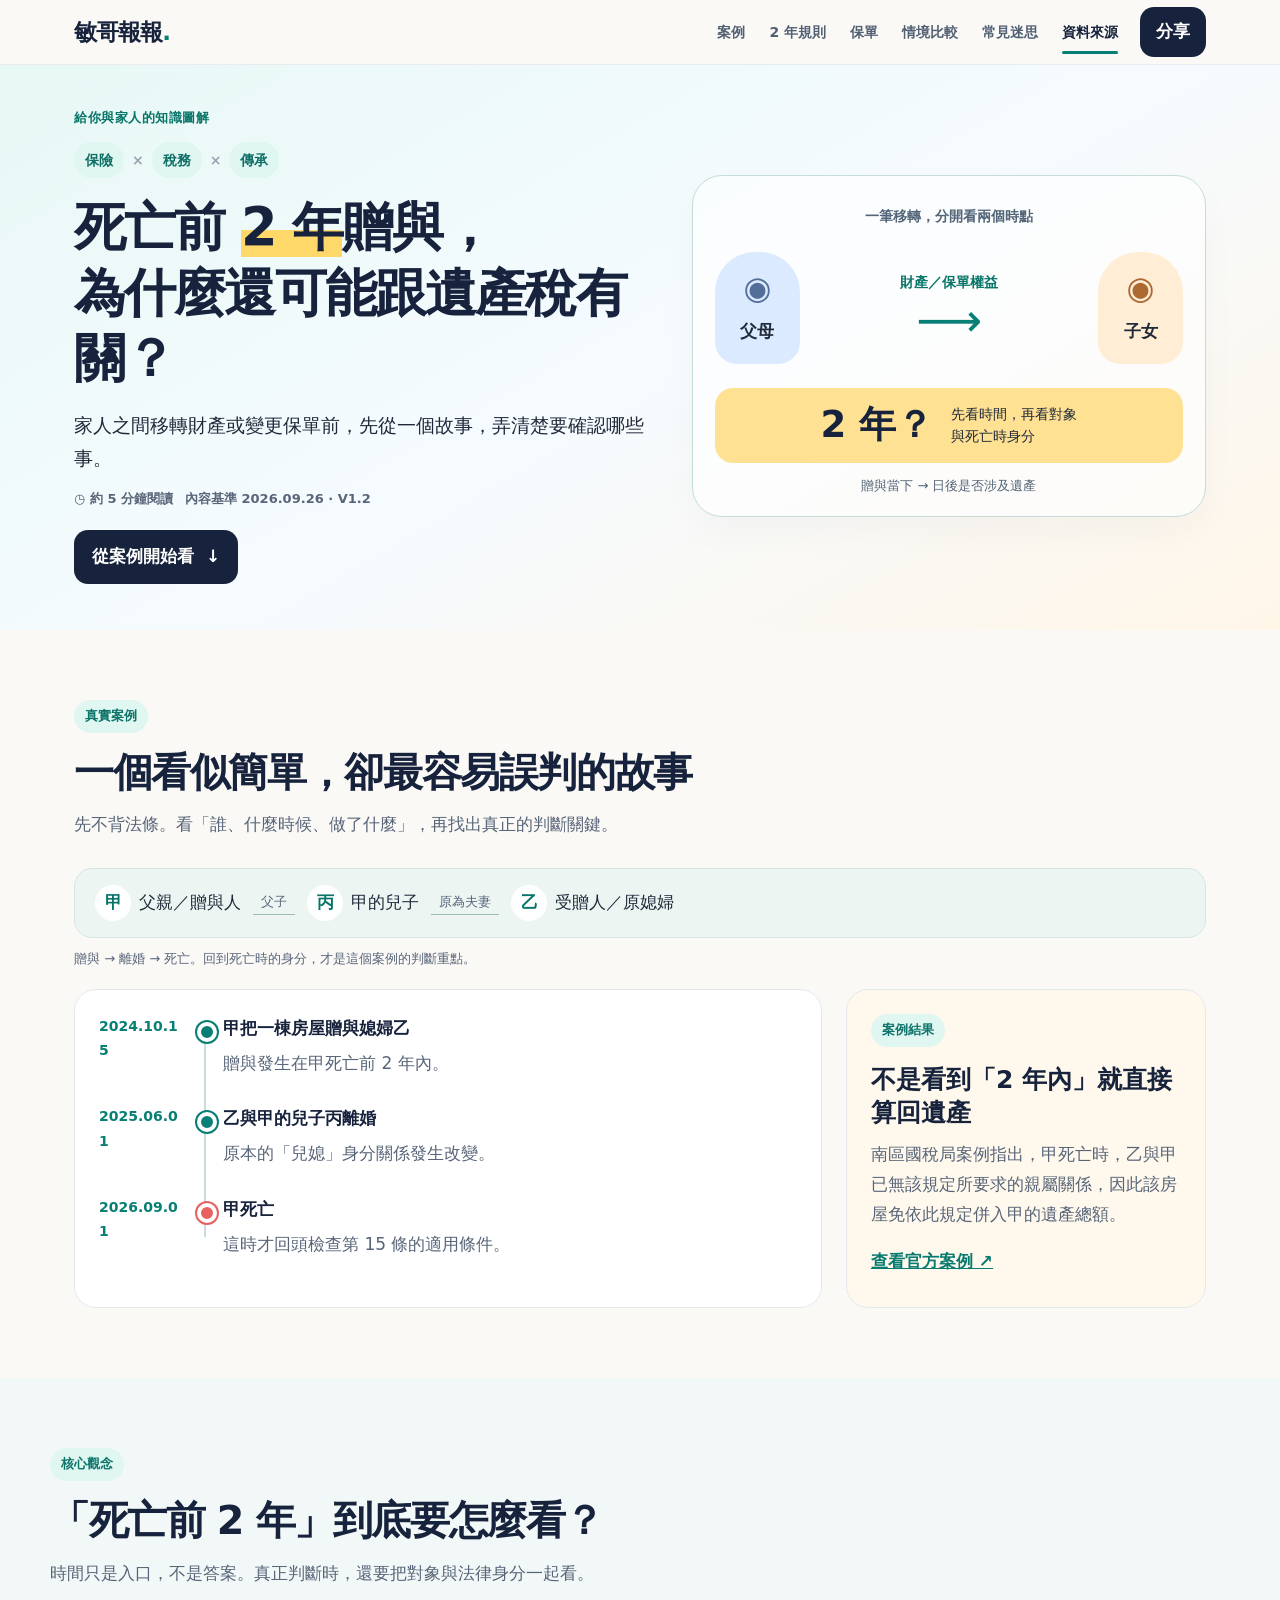
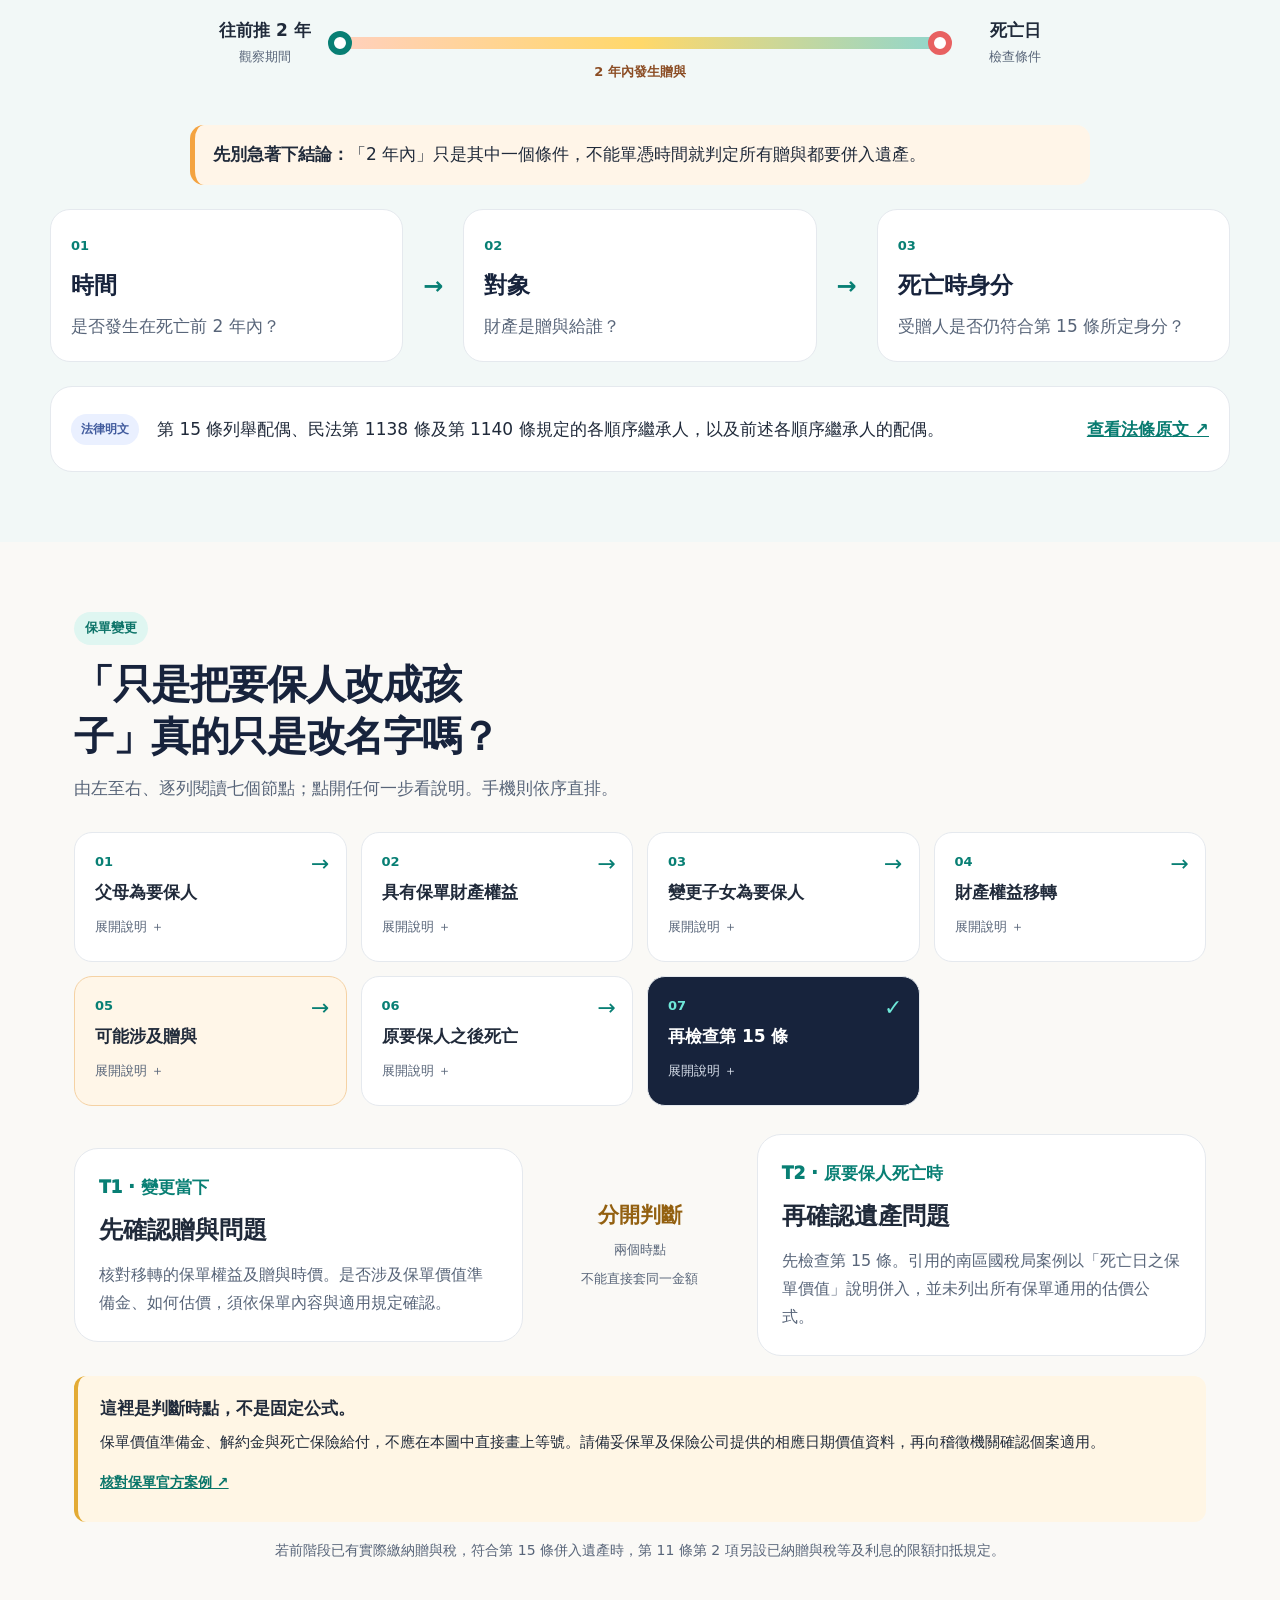
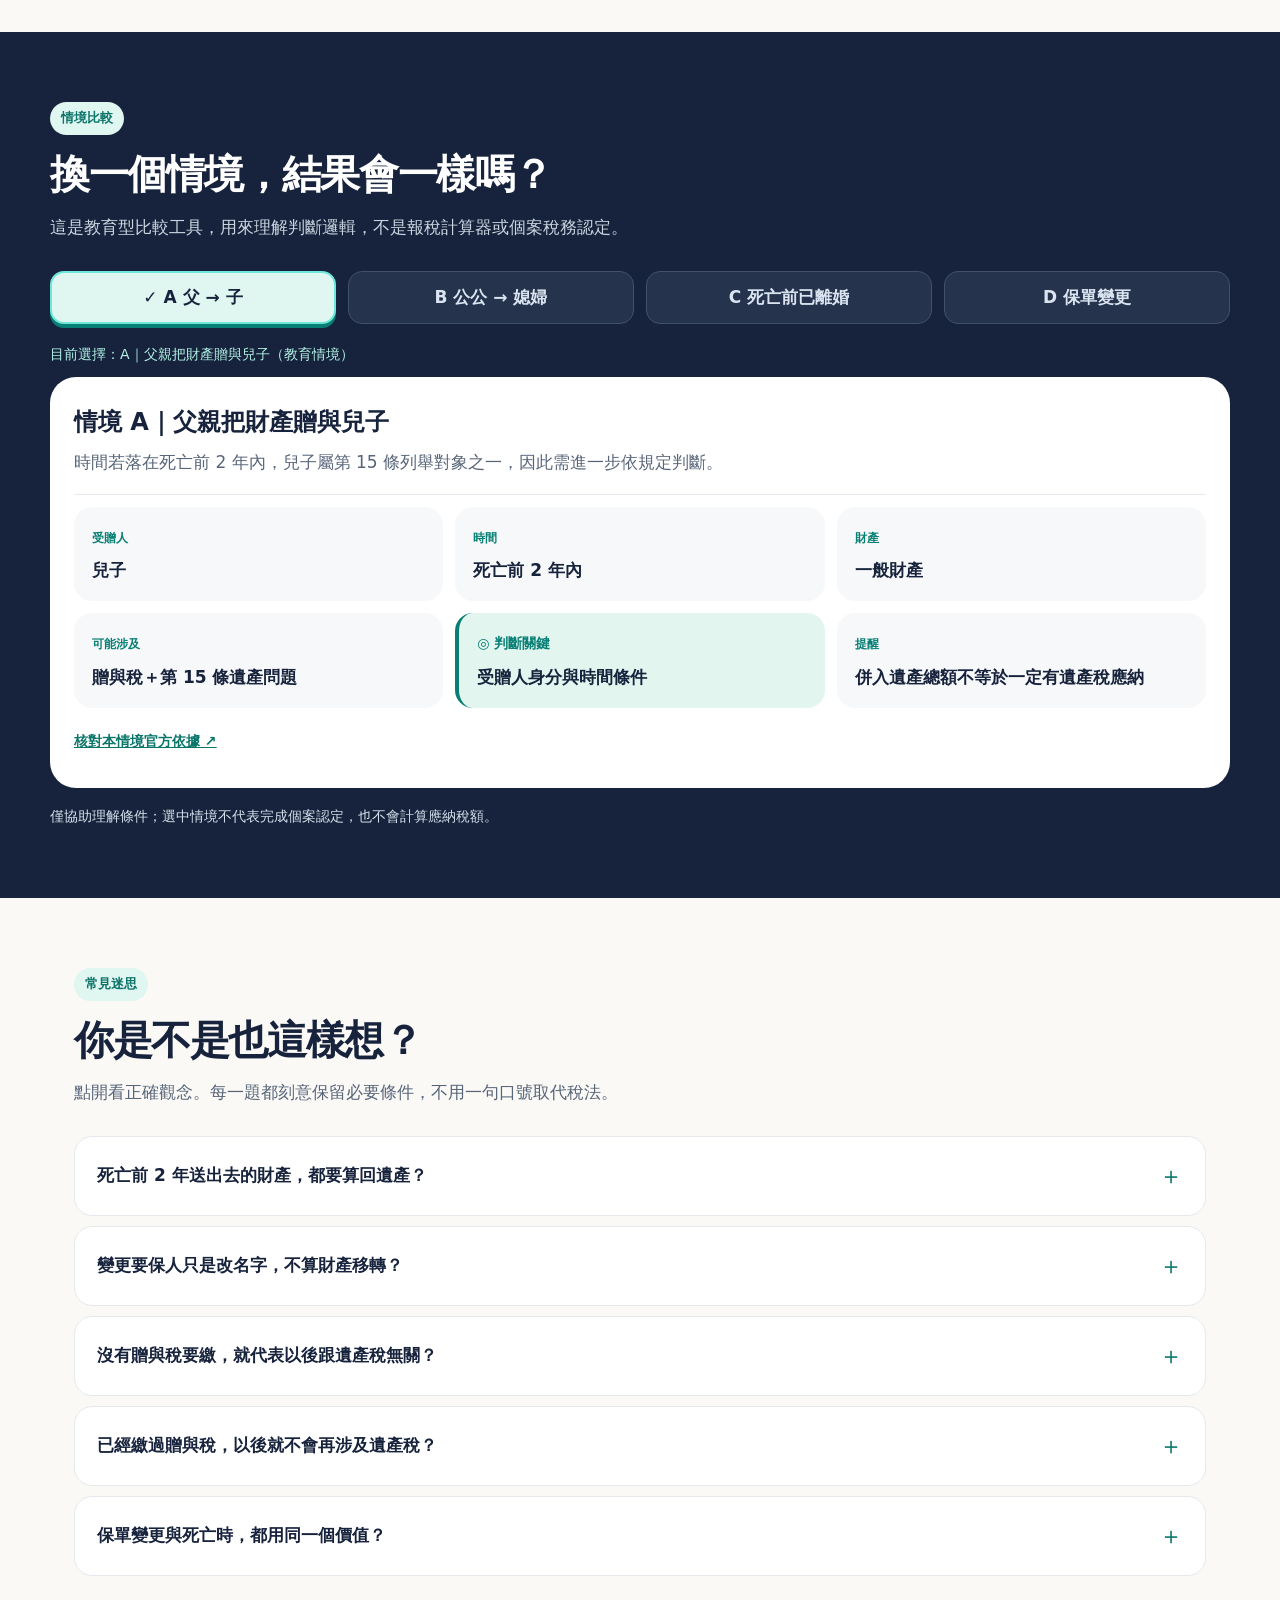
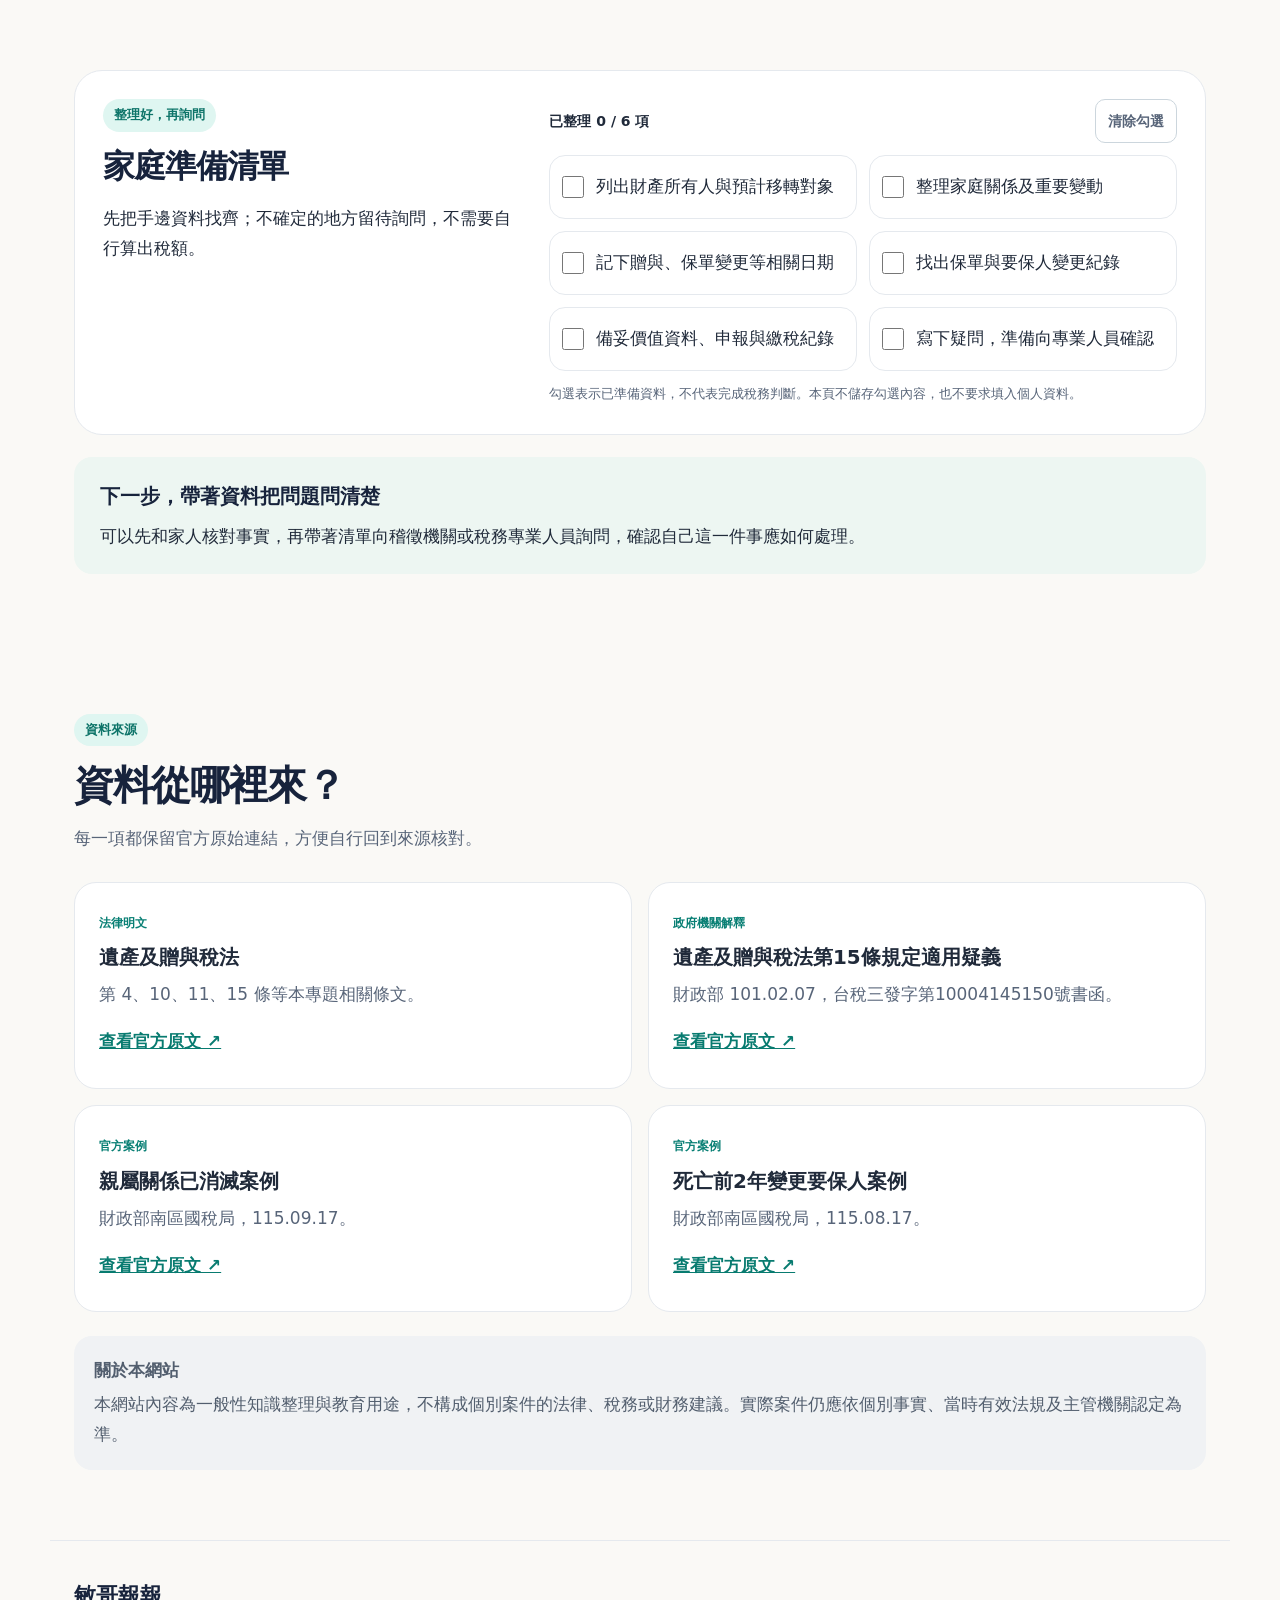
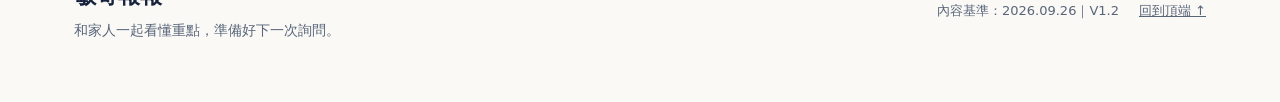
<file: index.html>
<!doctype html>
<html lang="zh-Hant">
<head>
  <meta charset="utf-8">
  <meta name="viewport" content="width=device-width, initial-scale=1, viewport-fit=cover">
  <title>敏哥報報｜家庭閱讀版：死亡前 2 年贈與與保單變更</title>
  <meta name="description" content="從案例認識贈與與保單變更，整理家人關係、日期與保單資料，準備進一步詢問。">
  <meta name="theme-color" content="#17233c">
  <meta property="og:type" content="website">
  <meta property="og:locale" content="zh_TW">
  <meta property="og:title" content="敏哥報報｜家庭閱讀版：死亡前 2 年贈與與保單變更">
  <meta property="og:description" content="從案例認識贈與與保單變更，整理家人關係、日期與保單資料，準備進一步詢問。">
  <meta property="og:image" content="og-image-placeholder.png">
  <meta name="twitter:card" content="summary_large_image">
  <link rel="stylesheet" href="styles.css">
  <link rel="stylesheet" href="refinements.css">
  <link rel="stylesheet" href="audiences.css">
  <script src="script.js" defer></script>
</head>
<body data-audience="family">
  <div class="progress" aria-hidden="true"><span id="progressBar"></span></div>
  <a class="skip-link" href="#main">跳到主要內容</a>
  <header class="site-header" id="top">
    <div class="nav-wrap">
      <a class="brand" href="#top" aria-label="敏哥報報首頁">敏哥報報<span class="brand-dot">.</span></a>
      <nav class="desktop-nav" aria-label="主要導覽">
        <a href="#story">案例</a><a href="#rule">2 年規則</a><a href="#policy">保單</a><a href="#scenarios">情境比較</a><a href="#myths">常見迷思</a><a href="#sources">資料來源</a>
      </nav>
      <button class="share-btn" id="shareBtn" type="button" aria-label="分享本頁">分享</button>
      <button class="menu-btn" id="menuBtn" type="button" aria-expanded="false" aria-controls="mobileMenu" aria-label="開啟選單"><span></span><span></span><span></span></button>
    </div>
    <nav class="mobile-menu" id="mobileMenu" aria-label="手機導覽" hidden>
      <a href="#story">案例</a><a href="#rule">2 年規則</a><a href="#policy">保單</a><a href="#scenarios">情境比較</a><a href="#myths">常見迷思</a><a href="#actions">家庭準備清單</a><a href="#sources">資料來源</a>
    </nav>
  </header>

  <main id="main" tabindex="-1">
    <section class="hero" aria-labelledby="hero-title">
      <div class="hero-inner">
        <div class="hero-copy">
          <p class="audience-label">給你與家人的知識圖解</p>
          <p class="eyebrow"><span>保險</span><i>×</i><span>稅務</span><i>×</i><span>傳承</span></p>
          <h1 id="hero-title">死亡前 <mark>2 年</mark>贈與，<br>為什麼還可能跟遺產稅有關？</h1>
          <p class="hero-lead">家人之間移轉財產或變更保單前，先從一個故事，弄清楚要確認哪些事。</p>
          <div class="meta-row"><span>◷ 約 5 分鐘閱讀</span><span>內容基準 2026.09.26 · V1.2</span></div>
          <a class="primary-cta" href="#story">從案例開始看 <span aria-hidden="true">↓</span></a>
        </div>
        <div class="hero-visual" role="img" aria-label="父母將財產或保單權益移轉給子女後，仍須確認時間、對象及死亡時身分。">
          <div class="visual-caption">一筆移轉，分開看兩個時點</div>
          <div class="people-card"><span class="person parent"><span aria-hidden="true">◉</span>父母</span><span class="asset-path"><span class="asset">財產／保單權益</span><span class="transfer-arrow" aria-hidden="true">⟶</span></span><span class="person child"><span aria-hidden="true">◉</span>子女</span></div>
          <div class="visual-question"><strong>2 年？</strong><span>先看時間，再看對象<br>與死亡時身分</span></div>
          <p class="visual-foot">贈與當下 → 日後是否涉及遺產</p>
        </div>
      </div>
    </section>

    <div class="mobile-section-nav" aria-label="章節快速導覽"><a href="#story">案例</a><a href="#rule">2年</a><a href="#policy">保單</a><a href="#scenarios">情境</a><a href="#myths">迷思</a></div>

    <section class="section story" id="story">
      <div class="section-head"><span class="section-tag">真實案例</span><h2>一個看似簡單，卻最容易誤判的故事</h2><p>先不背法條。看「誰、什麼時候、做了什麼」，再找出真正的判斷關鍵。</p></div>
      <div class="family-map" aria-label="案例人物關係"><span><b>甲</b> 父親／贈與人</span><span class="relation-label">父子</span><span><b>丙</b> 甲的兒子</span><span class="relation-label">原為夫妻</span><span><b>乙</b> 受贈人／原媳婦</span></div>
      <p class="story-context">贈與 → 離婚 → 死亡。回到死亡時的身分，才是這個案例的判斷重點。</p>
      <div class="story-grid">
        <article class="timeline-card">
          <div class="timeline">
            <div class="event"><time datetime="2024-10-15">2024.10.15</time><div><strong>甲把一棟房屋贈與媳婦乙</strong><p>贈與發生在甲死亡前 2 年內。</p></div></div>
            <div class="event"><time datetime="2025-06-01">2025.06.01</time><div><strong>乙與甲的兒子丙離婚</strong><p>原本的「兒媳」身分關係發生改變。</p></div></div>
            <div class="event is-final"><time datetime="2026-09-01">2026.09.01</time><div><strong>甲死亡</strong><p>這時才回頭檢查第 15 條的適用條件。</p></div></div>
          </div>
        </article>
        <aside class="result-card">
          <span class="mini-label">案例結果</span><h3>不是看到「2 年內」就直接算回遺產</h3><p>南區國稅局案例指出，甲死亡時，乙與甲已無該規定所要求的親屬關係，因此該房屋免依此規定併入甲的遺產總額。</p>
          <a class="text-link" href="https://www.ntbsa.gov.tw/singlehtml/5e0e49a811b74b50b5a6486d38374285?cntId=caaa44775e094082bdd10c5d07227abc" target="_blank" rel="noopener">查看官方案例 ↗</a>
        </aside>
      </div>

    </section>

    <section class="section rule-section" id="rule">
      <div class="section-head"><span class="section-tag">核心觀念</span><h2>「死亡前 2 年」到底要怎麼看？</h2><p>時間只是入口，不是答案。真正判斷時，還要把對象與法律身分一起看。</p></div>
      <div class="two-year-rule" aria-label="死亡日前兩年期間示意">
        <div class="rule-date"><strong>往前推 2 年</strong><span>觀察期間</span></div>
        <div class="rule-line"><span class="start-dot"></span><span class="range">2 年內發生贈與</span><span class="death-dot"></span></div>
        <div class="rule-date right"><strong>死亡日</strong><span>檢查條件</span></div>
      </div>
      <div class="warning"><strong>先別急著下結論：</strong>「2 年內」只是其中一個條件，不能單憑時間就判定所有贈與都要併入遺產。</div>
      <div class="gates">
        <article><span>01</span><h3>時間</h3><p>是否發生在死亡前 2 年內？</p></article>
        <b aria-hidden="true">→</b>
        <article><span>02</span><h3>對象</h3><p>財產是贈與給誰？</p></article>
        <b aria-hidden="true">→</b>
        <article><span>03</span><h3>死亡時身分</h3><p>受贈人是否仍符合第 15 條所定身分？</p></article>
      </div>
      <div class="law-note"><span>法律明文</span><p>第 15 條列舉配偶、民法第 1138 條及第 1140 條規定的各順序繼承人，以及前述各順序繼承人的配偶。</p><a href="https://law-out.mof.gov.tw/LawContent.aspx?id=FL006067" target="_blank" rel="noopener">查看法條原文 ↗</a></div>
    </section>

    <section class="section policy-section" id="policy">
      <div class="section-head"><span class="section-tag">保單變更</span><h2>「只是把要保人改成孩子」真的只是改名字嗎？</h2><p>由左至右、逐列閱讀七個節點；點開任何一步看說明。手機則依序直排。</p></div>
      <ol class="policy-flow" id="policyFlow" aria-label="保單變更七步流程">
        <li><details class="flow-node"><summary><span>01</span><strong>父母為要保人</strong><small>展開說明 ＋</small></summary><p>要保人持有保單契約相關權利。</p></details></li><li><details class="flow-node"><summary><span>02</span><strong>具有保單財產權益</strong><small>展開說明 ＋</small></summary><p>官方案例以財產權益移轉的角度看待要保人變更。</p></details></li><li><details class="flow-node"><summary><span>03</span><strong>變更子女為要保人</strong><small>展開說明 ＋</small></summary><p>若為無償移轉，需進一步檢查贈與稅問題。</p></details></li><li><details class="flow-node"><summary><span>04</span><strong>財產權益移轉</strong><small>展開說明 ＋</small></summary><p>南區國稅局案例認為此種變更等同移轉財產權益給子女。</p></details></li><li><details class="flow-node accent"><summary><span>05</span><strong>可能涉及贈與</strong><small>展開說明 ＋</small></summary><p>「構成贈與」與「實際有多少贈與稅要繳」仍是不同層次。</p></details></li><li><details class="flow-node"><summary><span>06</span><strong>原要保人之後死亡</strong><small>展開說明 ＋</small></summary><p>死亡時間會影響是否進入死亡前 2 年規定的檢查。</p></details></li><li><details class="flow-node dark"><summary><span>07</span><strong>再檢查第 15 條</strong><small>展開說明 ＋</small></summary><p>符合條件時，死亡日的保單價值可能須併入遺產總額。</p></details></li>
      </ol>
      <div class="moments">
        <div class="moment"><span>T1 · 變更當下</span><h3>先確認贈與問題</h3><p>核對移轉的保單權益及贈與時價。是否涉及保單價值準備金、如何估價，須依保單內容與適用規定確認。</p></div>
        <div class="moment-bridge"><b>分開判斷</b><span>兩個時點<br>不能直接套同一金額</span></div>
        <div class="moment"><span>T2 · 原要保人死亡時</span><h3>再確認遺產問題</h3><p>先檢查第 15 條。引用的南區國稅局案例以「死亡日之保單價值」說明併入，並未列出所有保單通用的估價公式。</p></div>
      </div>
      <div class="value-note"><strong>這裡是判斷時點，不是固定公式。</strong><p>保單價值準備金、解約金與死亡保險給付，不應在本圖中直接畫上等號。請備妥保單及保險公司提供的相應日期價值資料，再向稽徵機關確認個案適用。</p><a href="https://www.ntbsa.gov.tw/singlehtml/5e0e49a811b74b50b5a6486d38374285?cntId=f35b81b15203410394d9ea17634bb785" target="_blank" rel="noopener">核對保單官方案例 ↗</a></div>
      <p class="micro-note">若前階段已有實際繳納贈與稅，符合第 15 條併入遺產時，第 11 條第 2 項另設已納贈與稅等及利息的限額扣抵規定。</p>

    </section>

    <section class="section scenario-section" id="scenarios">
      <div class="section-head"><span class="section-tag">情境比較</span><h2>換一個情境，結果會一樣嗎？</h2><p>這是教育型比較工具，用來理解判斷邏輯，不是報稅計算器或個案稅務認定。</p></div>
      <div class="scenario-tabs" role="tablist" aria-label="選擇情境">
        <button role="tab" aria-selected="true" data-scenario="a">A 父 → 子</button><button role="tab" aria-selected="false" data-scenario="b">B 公公 → 媳婦</button><button role="tab" aria-selected="false" data-scenario="c">C 死亡前已離婚</button><button role="tab" aria-selected="false" data-scenario="d">D 保單變更</button>
      </div>
      <p class="scenario-status" id="scenarioStatus" role="status"></p>
      <div class="scenario-panel" id="scenarioPanel" role="tabpanel" tabindex="0"></div>
      <p class="education-note">僅協助理解條件；選中情境不代表完成個案認定，也不會計算應納稅額。</p>

    </section>

    <section class="section myths" id="myths">
      <div class="section-head"><span class="section-tag">常見迷思</span><h2>你是不是也這樣想？</h2><p>點開看正確觀念。每一題都刻意保留必要條件，不用一句口號取代稅法。</p></div>
      <div class="accordion-list">
        <details><summary>死亡前 2 年送出去的財產，都要算回遺產？<span>＋</span></summary><div><b>不能這樣判斷。</b><p>還要看受贈人是否屬第 15 條列舉對象，以及死亡時相關身分是否符合規定。</p></div></details>
        <details><summary>變更要保人只是改名字，不算財產移轉？<span>＋</span></summary><div><b>不一定。</b><p>官方保單案例把無償變更要保人視為財產權益移轉，可能構成贈與。</p></div></details>
        <details><summary>沒有贈與稅要繳，就代表以後跟遺產稅無關？<span>＋</span></summary><div><b>不是同一個判斷。</b><p>有沒有實際應納贈與稅，與日後是否符合第 15 條而併入遺產，是不同問題。</p></div></details>
        <details><summary>已經繳過贈與稅，以後就不會再涉及遺產稅？<span>＋</span></summary><div><b>不能這樣說。</b><p>符合第 15 條仍可能併入遺產；第 11 條第 2 項另有已納贈與稅等及利息的限額扣抵規定。</p></div></details>
        <details><summary>保單變更與死亡時，都用同一個價值？<span>＋</span></summary><div><b>不要混淆兩個時間點。</b><p>贈與與死亡是不同的價值判斷時點。引用的官方案例使用「死亡日之保單價值」，不宜據此推成所有保單的固定公式，也不能逕與保單價值準備金、解約金或死亡保險給付畫上等號。個案請核對保單、相應日期價值資料及主管機關適用規定。</p></div></details>
      </div>

    </section>

    <section class="section action-section" id="actions">
      <div class="action-grid">
        <div><span class="section-tag">整理好，再詢問</span><h2>家庭準備清單</h2><p>先把手邊資料找齊；不確定的地方留待詢問，不需要自行算出稅額。</p></div>
        <div class="checklist-wrap"><div class="checklist-meta"><span id="checklistStatus" role="status"></span><button type="button" id="resetChecklist">清除勾選</button></div>
          <div class="checklist" id="checklist"><label><input type="checkbox"> <span>列出財產所有人與預計移轉對象</span></label>
<label><input type="checkbox"> <span>整理家庭關係及重要變動</span></label>
<label><input type="checkbox"> <span>記下贈與、保單變更等相關日期</span></label>
<label><input type="checkbox"> <span>找出保單與要保人變更紀錄</span></label>
<label><input type="checkbox"> <span>備妥價值資料、申報與繳稅紀錄</span></label>
<label><input type="checkbox"> <span>寫下疑問，準備向專業人員確認</span></label></div>
          <p class="checklist-note">勾選表示已準備資料，不代表完成稅務判斷。本頁不儲存勾選內容，也不要求填入個人資料。</p>
        </div>
      </div>
      <div class="next-step"><strong>下一步，帶著資料把問題問清楚</strong><p>可以先和家人核對事實，再帶著清單向稽徵機關或稅務專業人員詢問，確認自己這一件事應如何處理。</p></div>
    </section>



    <section class="section sources" id="sources">
      <div class="section-head"><span class="section-tag">資料來源</span><h2>資料從哪裡來？</h2><p>每一項都保留官方原始連結，方便自行回到來源核對。</p></div>
      <div class="source-grid">
        <article><span>法律明文</span><h3>遺產及贈與稅法</h3><p>第 4、10、11、15 條等本專題相關條文。</p><a href="https://law-out.mof.gov.tw/LawContent.aspx?id=FL006067" target="_blank" rel="noopener">查看官方原文 ↗</a></article>
        <article><span>政府機關解釋</span><h3>遺產及贈與稅法第15條規定適用疑義</h3><p>財政部 101.02.07，台稅三發字第10004145150號書函。</p><a href="https://law-out.mof.gov.tw/LawContent.aspx?id=GL010097&media=print" target="_blank" rel="noopener">查看官方原文 ↗</a></article>
        <article><span>官方案例</span><h3>親屬關係已消滅案例</h3><p>財政部南區國稅局，115.09.17。</p><a href="https://www.ntbsa.gov.tw/singlehtml/5e0e49a811b74b50b5a6486d38374285?cntId=caaa44775e094082bdd10c5d07227abc" target="_blank" rel="noopener">查看官方原文 ↗</a></article>
        <article><span>官方案例</span><h3>死亡前2年變更要保人案例</h3><p>財政部南區國稅局，115.08.17。</p><a href="https://www.ntbsa.gov.tw/singlehtml/5e0e49a811b74b50b5a6486d38374285?cntId=f35b81b15203410394d9ea17634bb785" target="_blank" rel="noopener">查看官方原文 ↗</a></article>
      </div>
      <div class="disclaimer"><strong>關於本網站</strong><p>本網站內容為一般性知識整理與教育用途，不構成個別案件的法律、稅務或財務建議。實際案件仍應依個別事實、當時有效法規及主管機關認定為準。</p></div>
    </section>
  </main>

  <footer><div><strong>敏哥報報</strong><p>和家人一起看懂重點，準備好下一次詢問。</p></div><div class="footer-meta"><span>內容基準：2026.09.26｜V1.2</span><a href="#top">回到頂端 ↑</a></div></footer>
  <p id="shareStatus" class="sr-only" role="status"></p>
  <button class="back-top" id="backTop" hidden aria-label="回到頁面頂端">↑</button>
</body>
</html>
</file>
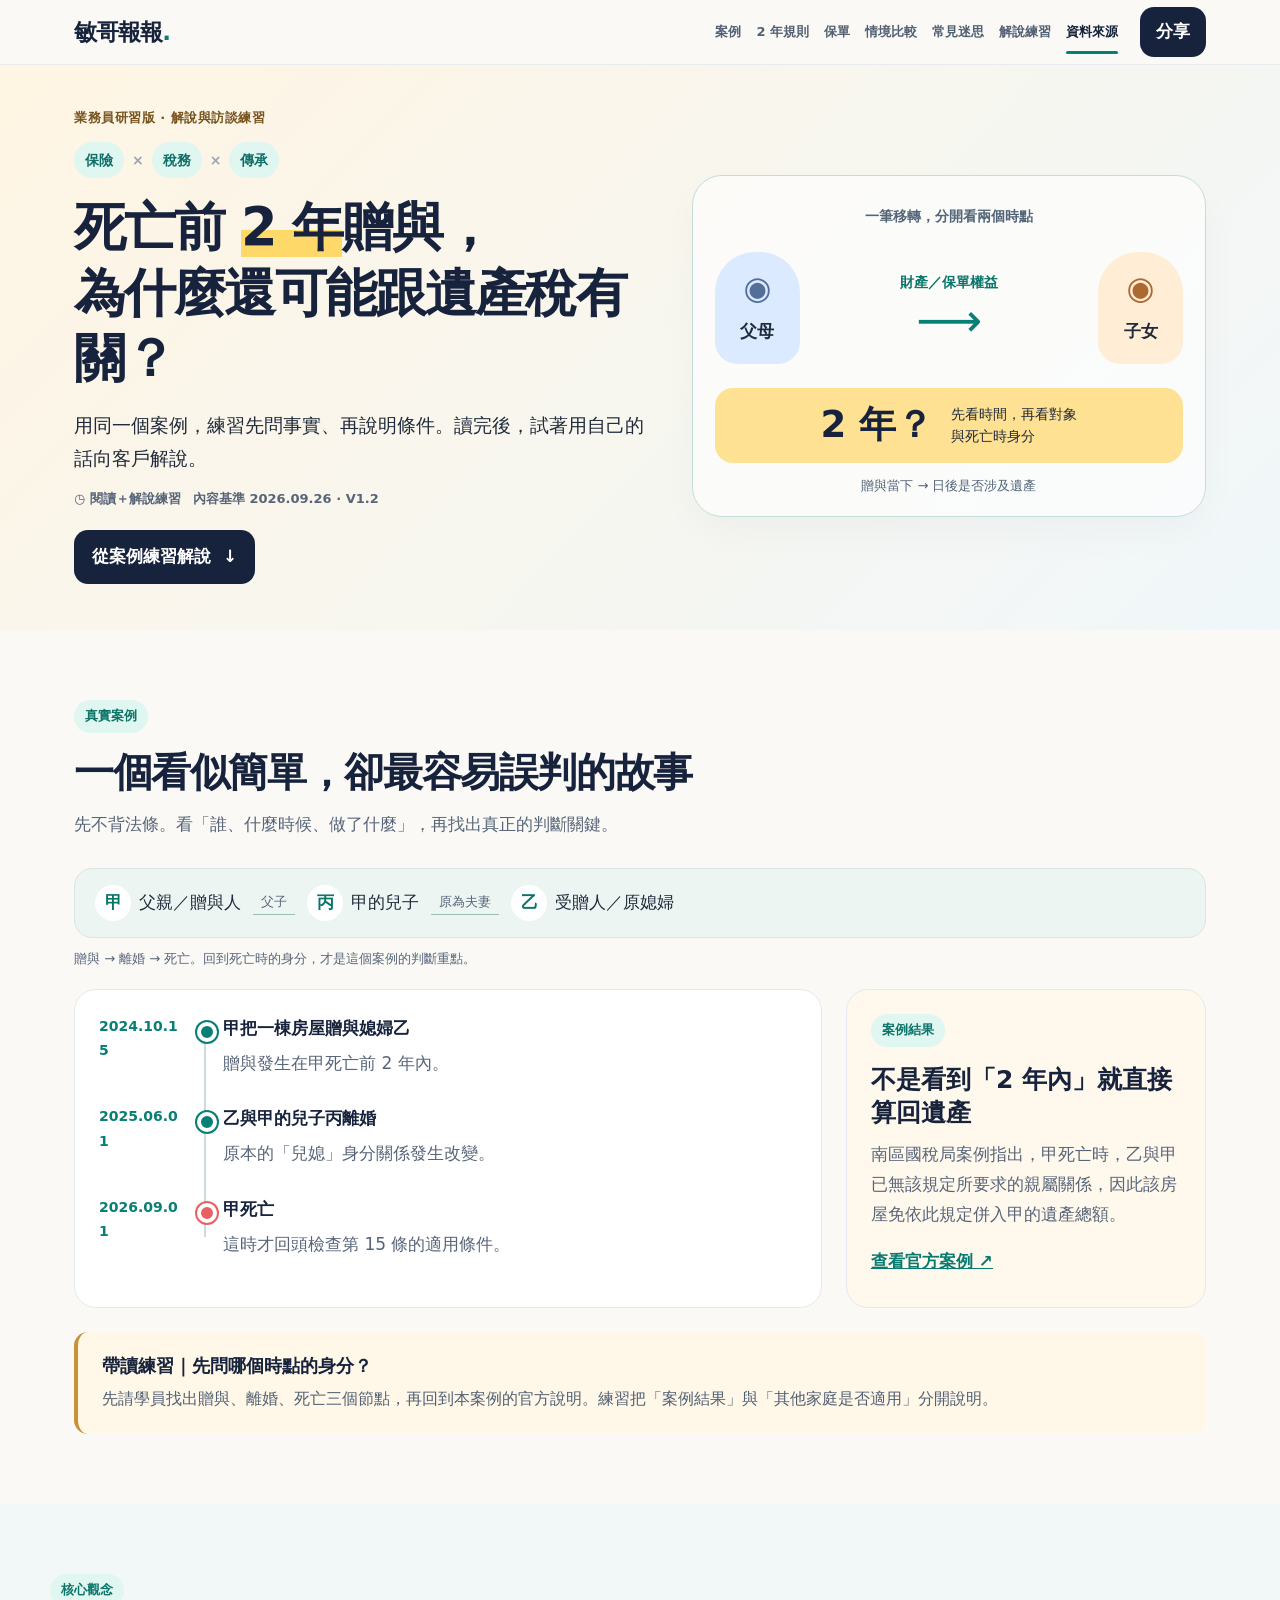
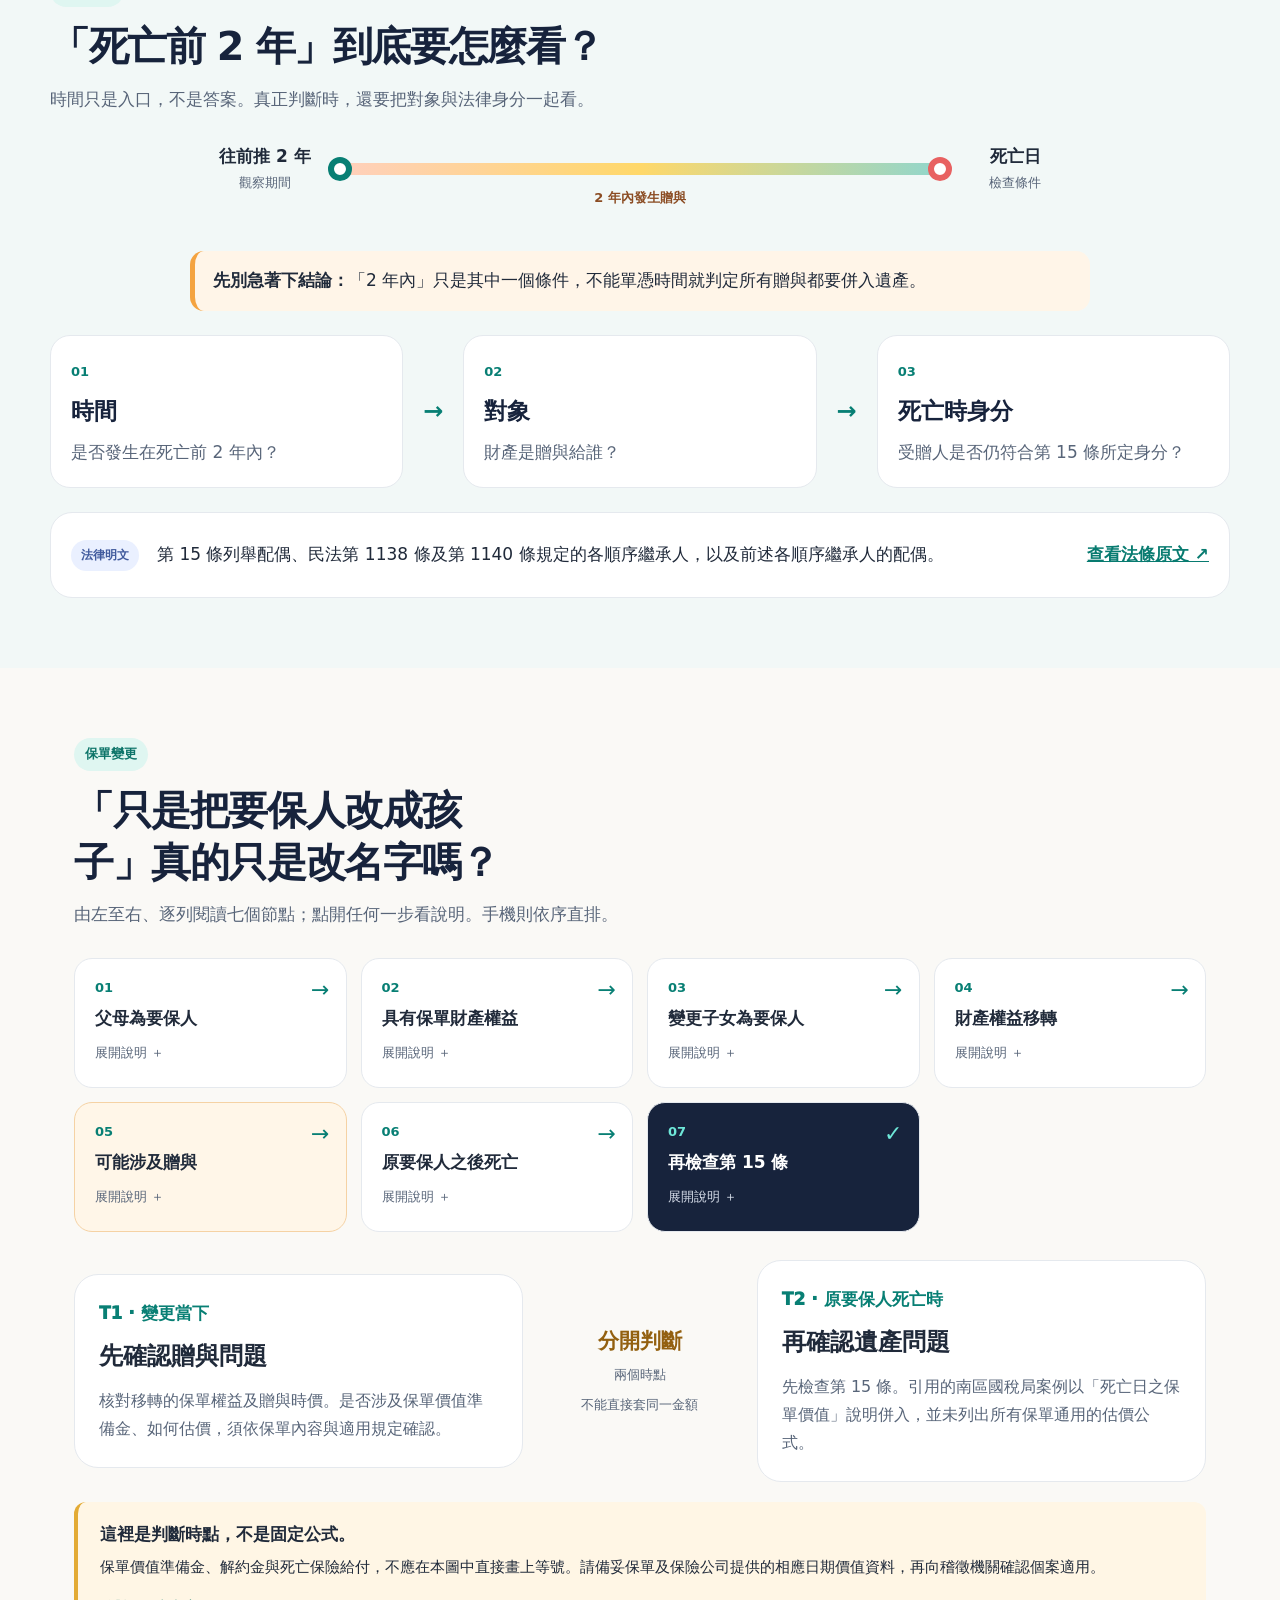
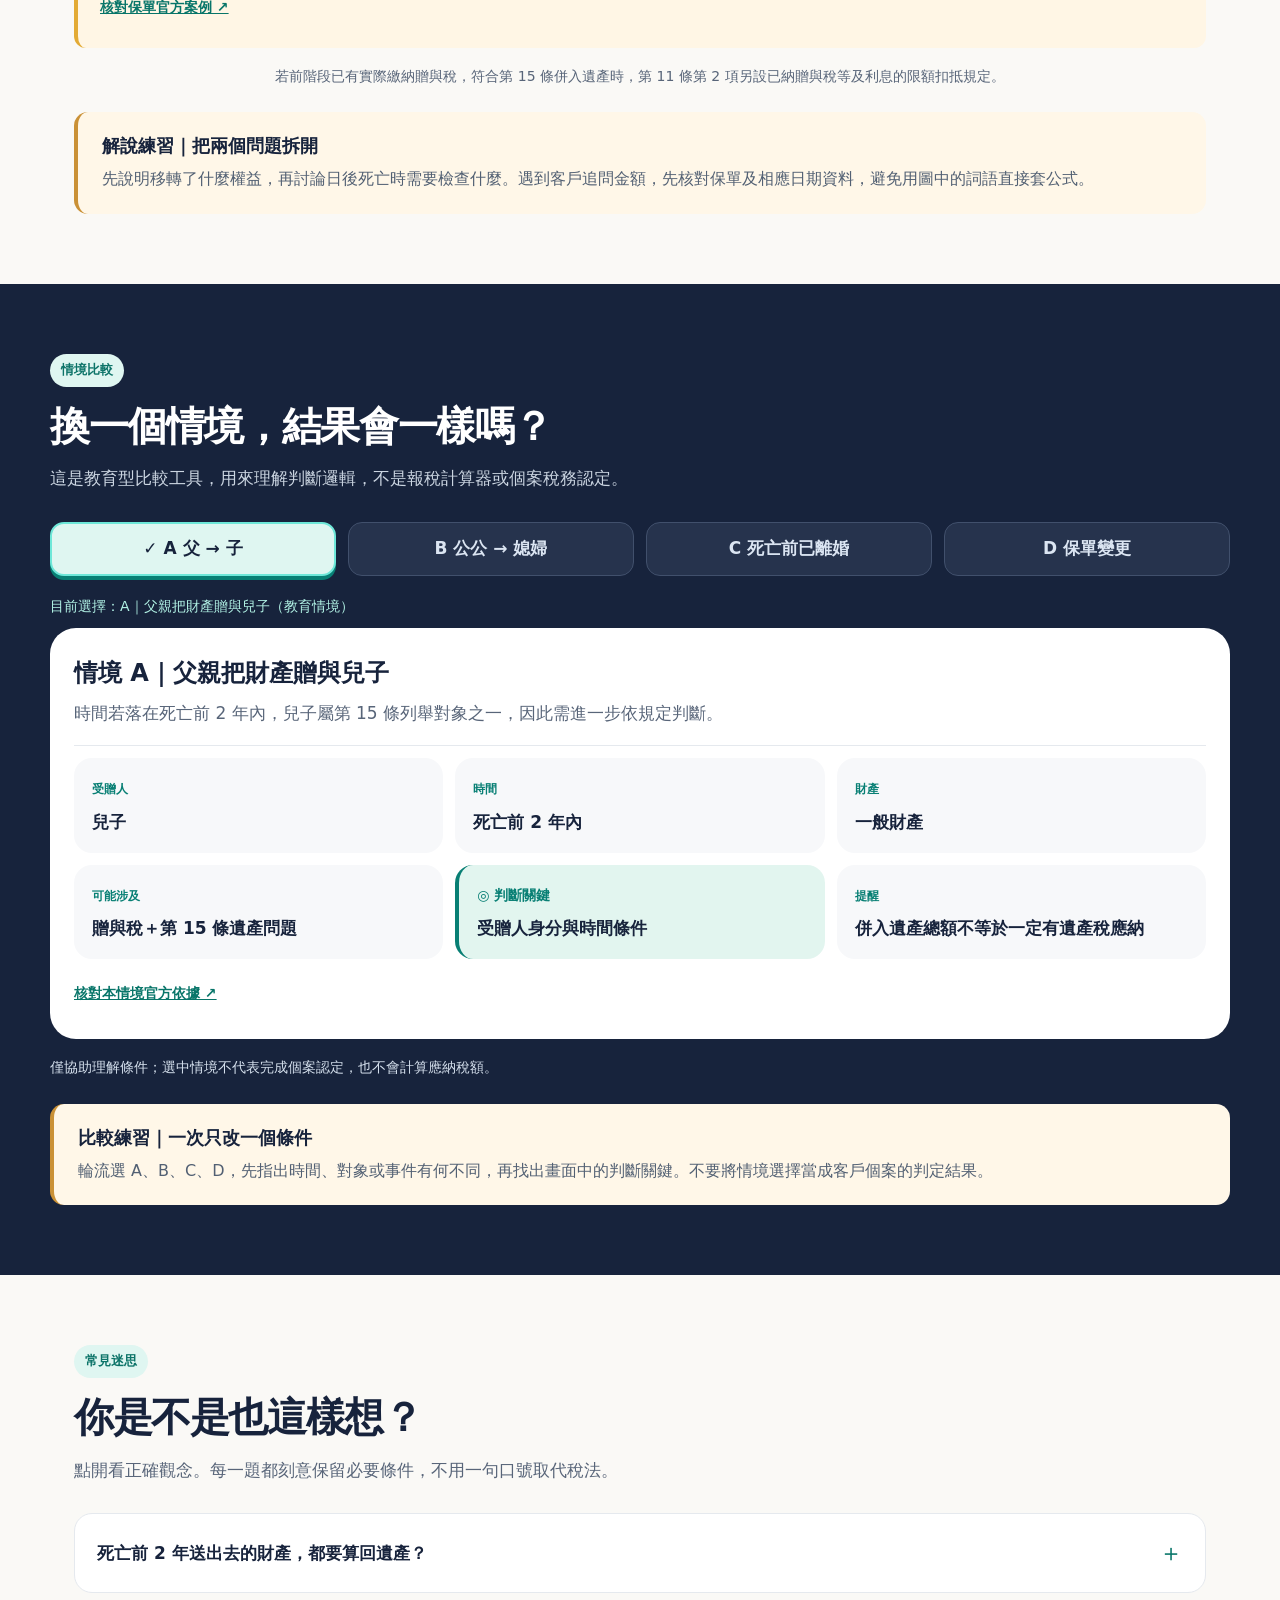
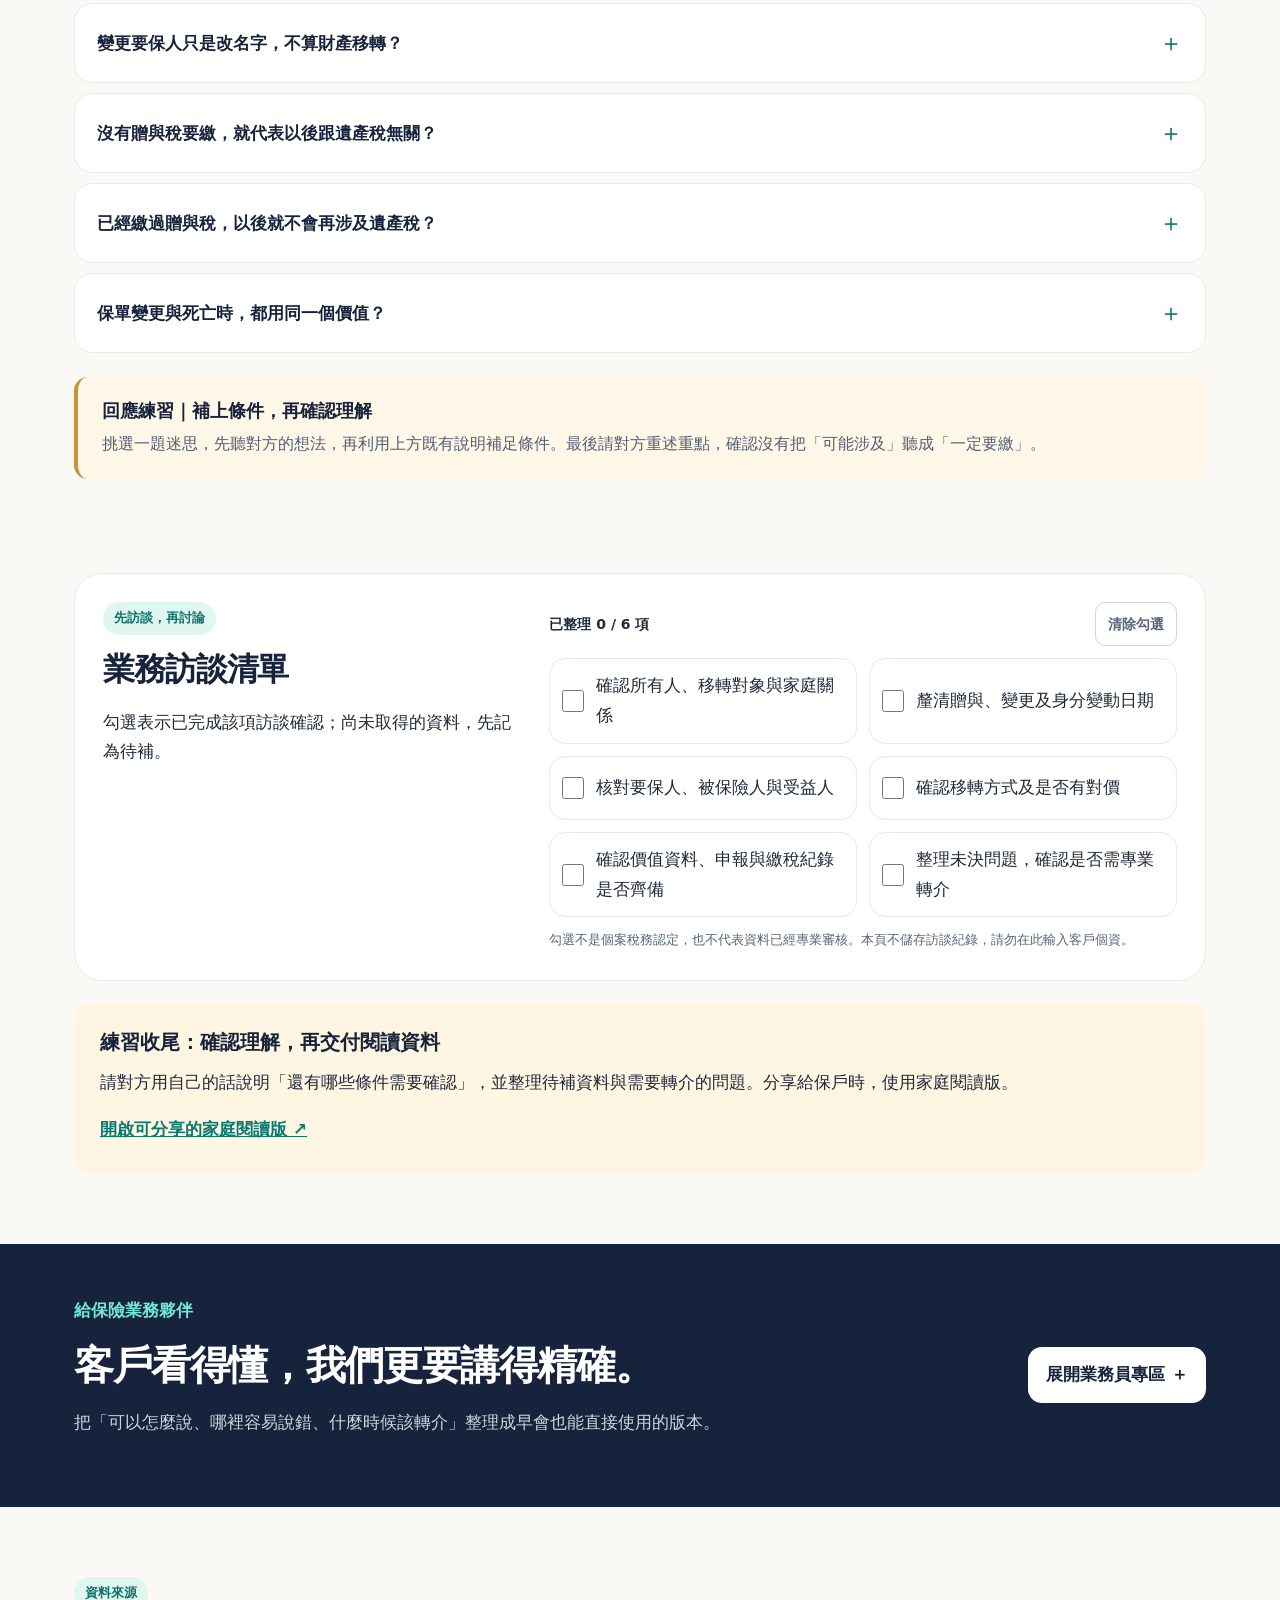
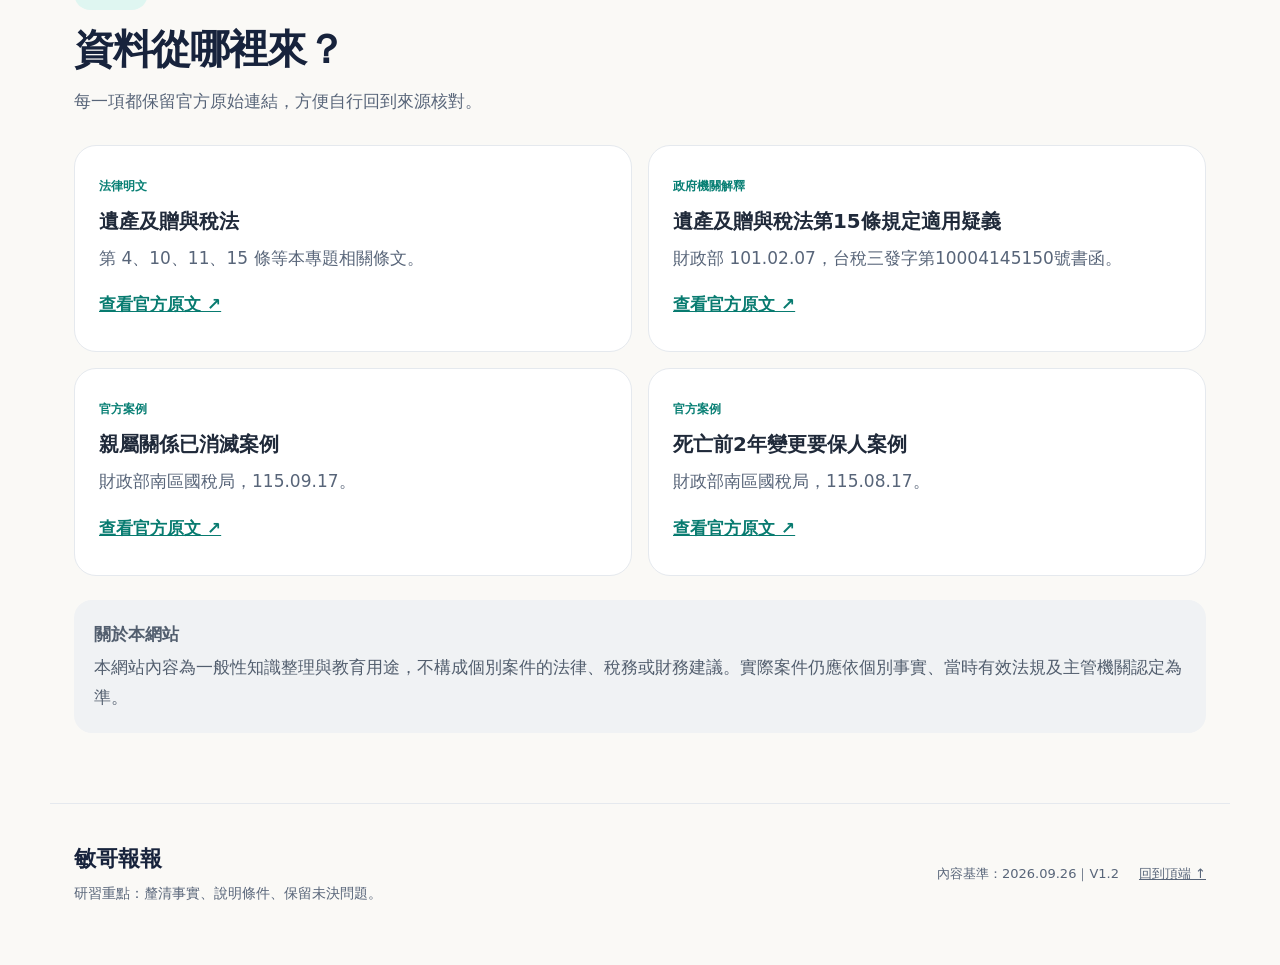
<file: advisor.html>
<!doctype html>
<html lang="zh-Hant">
<head>
  <meta charset="utf-8">
  <meta name="viewport" content="width=device-width, initial-scale=1, viewport-fit=cover">
  <title>敏哥報報｜業務員研習版：贈與與保單變更的解說練習</title>
  <meta name="description" content="沿用家庭版案例與官方依據，練習釐清事實、解說條件及安排專業轉介。">
  <meta name="theme-color" content="#17233c">
  <meta property="og:type" content="website">
  <meta property="og:locale" content="zh_TW">
  <meta property="og:title" content="敏哥報報｜業務員研習版：贈與與保單變更的解說練習">
  <meta property="og:description" content="沿用家庭版案例與官方依據，練習釐清事實、解說條件及安排專業轉介。">
  <meta property="og:image" content="og-image-placeholder.png">
  <meta name="twitter:card" content="summary_large_image">
  <link rel="stylesheet" href="styles.css">
  <link rel="stylesheet" href="refinements.css">
  <link rel="stylesheet" href="audiences.css">
  <script src="script.js" defer></script>
</head>
<body data-audience="advisor">
  <div class="progress" aria-hidden="true"><span id="progressBar"></span></div>
  <a class="skip-link" href="#main">跳到主要內容</a>
  <header class="site-header" id="top">
    <div class="nav-wrap">
      <a class="brand" href="#top" aria-label="敏哥報報首頁">敏哥報報<span class="brand-dot">.</span></a>
      <nav class="desktop-nav" aria-label="主要導覽">
        <a href="#story">案例</a><a href="#rule">2 年規則</a><a href="#policy">保單</a><a href="#scenarios">情境比較</a><a href="#myths">常見迷思</a><a href="#pro">解說練習</a><a href="#sources">資料來源</a>
      </nav>
      <button class="share-btn" id="shareBtn" type="button" aria-label="分享本頁">分享</button>
      <button class="menu-btn" id="menuBtn" type="button" aria-expanded="false" aria-controls="mobileMenu" aria-label="開啟選單"><span></span><span></span><span></span></button>
    </div>
    <nav class="mobile-menu" id="mobileMenu" aria-label="手機導覽" hidden>
      <a href="#story">案例</a><a href="#rule">2 年規則</a><a href="#policy">保單</a><a href="#scenarios">情境比較</a><a href="#myths">常見迷思</a><a href="#actions">業務訪談清單</a><a href="#pro">解說練習</a><a href="#sources">資料來源</a>
    </nav>
  </header>

  <main id="main" tabindex="-1">
    <section class="hero" aria-labelledby="hero-title">
      <div class="hero-inner">
        <div class="hero-copy">
          <p class="audience-label">業務員研習版 · 解說與訪談練習</p>
          <p class="eyebrow"><span>保險</span><i>×</i><span>稅務</span><i>×</i><span>傳承</span></p>
          <h1 id="hero-title">死亡前 <mark>2 年</mark>贈與，<br>為什麼還可能跟遺產稅有關？</h1>
          <p class="hero-lead">用同一個案例，練習先問事實、再說明條件。讀完後，試著用自己的話向客戶解說。</p>
          <div class="meta-row"><span>◷ 閱讀＋解說練習</span><span>內容基準 2026.09.26 · V1.2</span></div>
          <a class="primary-cta" href="#story">從案例練習解說 <span aria-hidden="true">↓</span></a>
        </div>
        <div class="hero-visual" role="img" aria-label="父母將財產或保單權益移轉給子女後，仍須確認時間、對象及死亡時身分。">
          <div class="visual-caption">一筆移轉，分開看兩個時點</div>
          <div class="people-card"><span class="person parent"><span aria-hidden="true">◉</span>父母</span><span class="asset-path"><span class="asset">財產／保單權益</span><span class="transfer-arrow" aria-hidden="true">⟶</span></span><span class="person child"><span aria-hidden="true">◉</span>子女</span></div>
          <div class="visual-question"><strong>2 年？</strong><span>先看時間，再看對象<br>與死亡時身分</span></div>
          <p class="visual-foot">贈與當下 → 日後是否涉及遺產</p>
        </div>
      </div>
    </section>

    <div class="mobile-section-nav" aria-label="章節快速導覽"><a href="#story">案例</a><a href="#rule">2年</a><a href="#policy">保單</a><a href="#scenarios">情境</a><a href="#myths">迷思</a></div>

    <section class="section story" id="story">
      <div class="section-head"><span class="section-tag">真實案例</span><h2>一個看似簡單，卻最容易誤判的故事</h2><p>先不背法條。看「誰、什麼時候、做了什麼」，再找出真正的判斷關鍵。</p></div>
      <div class="family-map" aria-label="案例人物關係"><span><b>甲</b> 父親／贈與人</span><span class="relation-label">父子</span><span><b>丙</b> 甲的兒子</span><span class="relation-label">原為夫妻</span><span><b>乙</b> 受贈人／原媳婦</span></div>
      <p class="story-context">贈與 → 離婚 → 死亡。回到死亡時的身分，才是這個案例的判斷重點。</p>
      <div class="story-grid">
        <article class="timeline-card">
          <div class="timeline">
            <div class="event"><time datetime="2024-10-15">2024.10.15</time><div><strong>甲把一棟房屋贈與媳婦乙</strong><p>贈與發生在甲死亡前 2 年內。</p></div></div>
            <div class="event"><time datetime="2025-06-01">2025.06.01</time><div><strong>乙與甲的兒子丙離婚</strong><p>原本的「兒媳」身分關係發生改變。</p></div></div>
            <div class="event is-final"><time datetime="2026-09-01">2026.09.01</time><div><strong>甲死亡</strong><p>這時才回頭檢查第 15 條的適用條件。</p></div></div>
          </div>
        </article>
        <aside class="result-card">
          <span class="mini-label">案例結果</span><h3>不是看到「2 年內」就直接算回遺產</h3><p>南區國稅局案例指出，甲死亡時，乙與甲已無該規定所要求的親屬關係，因此該房屋免依此規定併入甲的遺產總額。</p>
          <a class="text-link" href="https://www.ntbsa.gov.tw/singlehtml/5e0e49a811b74b50b5a6486d38374285?cntId=caaa44775e094082bdd10c5d07227abc" target="_blank" rel="noopener">查看官方案例 ↗</a>
        </aside>
      </div>
<aside class="teaching-note"><h3>帶讀練習｜先問哪個時點的身分？</h3><p>先請學員找出贈與、離婚、死亡三個節點，再回到本案例的官方說明。練習把「案例結果」與「其他家庭是否適用」分開說明。</p></aside>
    </section>

    <section class="section rule-section" id="rule">
      <div class="section-head"><span class="section-tag">核心觀念</span><h2>「死亡前 2 年」到底要怎麼看？</h2><p>時間只是入口，不是答案。真正判斷時，還要把對象與法律身分一起看。</p></div>
      <div class="two-year-rule" aria-label="死亡日前兩年期間示意">
        <div class="rule-date"><strong>往前推 2 年</strong><span>觀察期間</span></div>
        <div class="rule-line"><span class="start-dot"></span><span class="range">2 年內發生贈與</span><span class="death-dot"></span></div>
        <div class="rule-date right"><strong>死亡日</strong><span>檢查條件</span></div>
      </div>
      <div class="warning"><strong>先別急著下結論：</strong>「2 年內」只是其中一個條件，不能單憑時間就判定所有贈與都要併入遺產。</div>
      <div class="gates">
        <article><span>01</span><h3>時間</h3><p>是否發生在死亡前 2 年內？</p></article>
        <b aria-hidden="true">→</b>
        <article><span>02</span><h3>對象</h3><p>財產是贈與給誰？</p></article>
        <b aria-hidden="true">→</b>
        <article><span>03</span><h3>死亡時身分</h3><p>受贈人是否仍符合第 15 條所定身分？</p></article>
      </div>
      <div class="law-note"><span>法律明文</span><p>第 15 條列舉配偶、民法第 1138 條及第 1140 條規定的各順序繼承人，以及前述各順序繼承人的配偶。</p><a href="https://law-out.mof.gov.tw/LawContent.aspx?id=FL006067" target="_blank" rel="noopener">查看法條原文 ↗</a></div>
    </section>

    <section class="section policy-section" id="policy">
      <div class="section-head"><span class="section-tag">保單變更</span><h2>「只是把要保人改成孩子」真的只是改名字嗎？</h2><p>由左至右、逐列閱讀七個節點；點開任何一步看說明。手機則依序直排。</p></div>
      <ol class="policy-flow" id="policyFlow" aria-label="保單變更七步流程">
        <li><details class="flow-node"><summary><span>01</span><strong>父母為要保人</strong><small>展開說明 ＋</small></summary><p>要保人持有保單契約相關權利。</p></details></li><li><details class="flow-node"><summary><span>02</span><strong>具有保單財產權益</strong><small>展開說明 ＋</small></summary><p>官方案例以財產權益移轉的角度看待要保人變更。</p></details></li><li><details class="flow-node"><summary><span>03</span><strong>變更子女為要保人</strong><small>展開說明 ＋</small></summary><p>若為無償移轉，需進一步檢查贈與稅問題。</p></details></li><li><details class="flow-node"><summary><span>04</span><strong>財產權益移轉</strong><small>展開說明 ＋</small></summary><p>南區國稅局案例認為此種變更等同移轉財產權益給子女。</p></details></li><li><details class="flow-node accent"><summary><span>05</span><strong>可能涉及贈與</strong><small>展開說明 ＋</small></summary><p>「構成贈與」與「實際有多少贈與稅要繳」仍是不同層次。</p></details></li><li><details class="flow-node"><summary><span>06</span><strong>原要保人之後死亡</strong><small>展開說明 ＋</small></summary><p>死亡時間會影響是否進入死亡前 2 年規定的檢查。</p></details></li><li><details class="flow-node dark"><summary><span>07</span><strong>再檢查第 15 條</strong><small>展開說明 ＋</small></summary><p>符合條件時，死亡日的保單價值可能須併入遺產總額。</p></details></li>
      </ol>
      <div class="moments">
        <div class="moment"><span>T1 · 變更當下</span><h3>先確認贈與問題</h3><p>核對移轉的保單權益及贈與時價。是否涉及保單價值準備金、如何估價，須依保單內容與適用規定確認。</p></div>
        <div class="moment-bridge"><b>分開判斷</b><span>兩個時點<br>不能直接套同一金額</span></div>
        <div class="moment"><span>T2 · 原要保人死亡時</span><h3>再確認遺產問題</h3><p>先檢查第 15 條。引用的南區國稅局案例以「死亡日之保單價值」說明併入，並未列出所有保單通用的估價公式。</p></div>
      </div>
      <div class="value-note"><strong>這裡是判斷時點，不是固定公式。</strong><p>保單價值準備金、解約金與死亡保險給付，不應在本圖中直接畫上等號。請備妥保單及保險公司提供的相應日期價值資料，再向稽徵機關確認個案適用。</p><a href="https://www.ntbsa.gov.tw/singlehtml/5e0e49a811b74b50b5a6486d38374285?cntId=f35b81b15203410394d9ea17634bb785" target="_blank" rel="noopener">核對保單官方案例 ↗</a></div>
      <p class="micro-note">若前階段已有實際繳納贈與稅，符合第 15 條併入遺產時，第 11 條第 2 項另設已納贈與稅等及利息的限額扣抵規定。</p>
<aside class="teaching-note"><h3>解說練習｜把兩個問題拆開</h3><p>先說明移轉了什麼權益，再討論日後死亡時需要檢查什麼。遇到客戶追問金額，先核對保單及相應日期資料，避免用圖中的詞語直接套公式。</p></aside>
    </section>

    <section class="section scenario-section" id="scenarios">
      <div class="section-head"><span class="section-tag">情境比較</span><h2>換一個情境，結果會一樣嗎？</h2><p>這是教育型比較工具，用來理解判斷邏輯，不是報稅計算器或個案稅務認定。</p></div>
      <div class="scenario-tabs" role="tablist" aria-label="選擇情境">
        <button role="tab" aria-selected="true" data-scenario="a">A 父 → 子</button><button role="tab" aria-selected="false" data-scenario="b">B 公公 → 媳婦</button><button role="tab" aria-selected="false" data-scenario="c">C 死亡前已離婚</button><button role="tab" aria-selected="false" data-scenario="d">D 保單變更</button>
      </div>
      <p class="scenario-status" id="scenarioStatus" role="status"></p>
      <div class="scenario-panel" id="scenarioPanel" role="tabpanel" tabindex="0"></div>
      <p class="education-note">僅協助理解條件；選中情境不代表完成個案認定，也不會計算應納稅額。</p>
<aside class="teaching-note"><h3>比較練習｜一次只改一個條件</h3><p>輪流選 A、B、C、D，先指出時間、對象或事件有何不同，再找出畫面中的判斷關鍵。不要將情境選擇當成客戶個案的判定結果。</p></aside>
    </section>

    <section class="section myths" id="myths">
      <div class="section-head"><span class="section-tag">常見迷思</span><h2>你是不是也這樣想？</h2><p>點開看正確觀念。每一題都刻意保留必要條件，不用一句口號取代稅法。</p></div>
      <div class="accordion-list">
        <details><summary>死亡前 2 年送出去的財產，都要算回遺產？<span>＋</span></summary><div><b>不能這樣判斷。</b><p>還要看受贈人是否屬第 15 條列舉對象，以及死亡時相關身分是否符合規定。</p></div></details>
        <details><summary>變更要保人只是改名字，不算財產移轉？<span>＋</span></summary><div><b>不一定。</b><p>官方保單案例把無償變更要保人視為財產權益移轉，可能構成贈與。</p></div></details>
        <details><summary>沒有贈與稅要繳，就代表以後跟遺產稅無關？<span>＋</span></summary><div><b>不是同一個判斷。</b><p>有沒有實際應納贈與稅，與日後是否符合第 15 條而併入遺產，是不同問題。</p></div></details>
        <details><summary>已經繳過贈與稅，以後就不會再涉及遺產稅？<span>＋</span></summary><div><b>不能這樣說。</b><p>符合第 15 條仍可能併入遺產；第 11 條第 2 項另有已納贈與稅等及利息的限額扣抵規定。</p></div></details>
        <details><summary>保單變更與死亡時，都用同一個價值？<span>＋</span></summary><div><b>不要混淆兩個時間點。</b><p>贈與與死亡是不同的價值判斷時點。引用的官方案例使用「死亡日之保單價值」，不宜據此推成所有保單的固定公式，也不能逕與保單價值準備金、解約金或死亡保險給付畫上等號。個案請核對保單、相應日期價值資料及主管機關適用規定。</p></div></details>
      </div>
<aside class="teaching-note"><h3>回應練習｜補上條件，再確認理解</h3><p>挑選一題迷思，先聽對方的想法，再利用上方既有說明補足條件。最後請對方重述重點，確認沒有把「可能涉及」聽成「一定要繳」。</p></aside>
    </section>

    <section class="section action-section" id="actions">
      <div class="action-grid">
        <div><span class="section-tag">先訪談，再討論</span><h2>業務訪談清單</h2><p>勾選表示已完成該項訪談確認；尚未取得的資料，先記為待補。</p></div>
        <div class="checklist-wrap"><div class="checklist-meta"><span id="checklistStatus" role="status"></span><button type="button" id="resetChecklist">清除勾選</button></div>
          <div class="checklist" id="checklist"><label><input type="checkbox"> <span>確認所有人、移轉對象與家庭關係</span></label>
<label><input type="checkbox"> <span>釐清贈與、變更及身分變動日期</span></label>
<label><input type="checkbox"> <span>核對要保人、被保險人與受益人</span></label>
<label><input type="checkbox"> <span>確認移轉方式及是否有對價</span></label>
<label><input type="checkbox"> <span>確認價值資料、申報與繳稅紀錄是否齊備</span></label>
<label><input type="checkbox"> <span>整理未決問題，確認是否需專業轉介</span></label></div>
          <p class="checklist-note">勾選不是個案稅務認定，也不代表資料已經專業審核。本頁不儲存訪談紀錄，請勿在此輸入客戶個資。</p>
        </div>
      </div>
      <div class="next-step"><strong>練習收尾：確認理解，再交付閱讀資料</strong><p>請對方用自己的話說明「還有哪些條件需要確認」，並整理待補資料與需要轉介的問題。分享給保戶時，使用家庭閱讀版。</p><a class="text-link" href="index.html">開啟可分享的家庭閱讀版 ↗</a></div>
    </section>

    <section class="pro-section" id="pro">
      <div class="pro-inner"><div><span class="pro-kicker">給保險業務夥伴</span><h2>客戶看得懂，我們更要講得精確。</h2><p>把「可以怎麼說、哪裡容易說錯、什麼時候該轉介」整理成早會也能直接使用的版本。</p></div><button id="proToggle" aria-expanded="false" aria-controls="proContent">展開業務員專區 ＋</button></div>
      <div class="pro-content" id="proContent" hidden>
        <article><h3>01 · 可以這樣說</h3><p>「死亡前 2 年不是唯一條件，還要看受贈人身分與法律規定。」</p><p>「保單要保人變更可能涉及財產權益移轉。」</p></article>
        <article><h3>02 · 不要說太滿</h3><p>避免說「2 年內送的全部算遺產」、「改要保人一定會被課稅」、「贈與稅一定可以全部抵掉」。</p></article>
        <article><h3>03 · 建議轉介</h3><p>金額大、家庭身分複雜、多次移轉、保單權利關係複雜，或客戶要求計算實際稅額與具體規劃時，應請稅務專業人員或主管機關進一步確認。</p></article>
      </div>
    </section>

    <section class="section sources" id="sources">
      <div class="section-head"><span class="section-tag">資料來源</span><h2>資料從哪裡來？</h2><p>每一項都保留官方原始連結，方便自行回到來源核對。</p></div>
      <div class="source-grid">
        <article><span>法律明文</span><h3>遺產及贈與稅法</h3><p>第 4、10、11、15 條等本專題相關條文。</p><a href="https://law-out.mof.gov.tw/LawContent.aspx?id=FL006067" target="_blank" rel="noopener">查看官方原文 ↗</a></article>
        <article><span>政府機關解釋</span><h3>遺產及贈與稅法第15條規定適用疑義</h3><p>財政部 101.02.07，台稅三發字第10004145150號書函。</p><a href="https://law-out.mof.gov.tw/LawContent.aspx?id=GL010097&media=print" target="_blank" rel="noopener">查看官方原文 ↗</a></article>
        <article><span>官方案例</span><h3>親屬關係已消滅案例</h3><p>財政部南區國稅局，115.09.17。</p><a href="https://www.ntbsa.gov.tw/singlehtml/5e0e49a811b74b50b5a6486d38374285?cntId=caaa44775e094082bdd10c5d07227abc" target="_blank" rel="noopener">查看官方原文 ↗</a></article>
        <article><span>官方案例</span><h3>死亡前2年變更要保人案例</h3><p>財政部南區國稅局，115.08.17。</p><a href="https://www.ntbsa.gov.tw/singlehtml/5e0e49a811b74b50b5a6486d38374285?cntId=f35b81b15203410394d9ea17634bb785" target="_blank" rel="noopener">查看官方原文 ↗</a></article>
      </div>
      <div class="disclaimer"><strong>關於本網站</strong><p>本網站內容為一般性知識整理與教育用途，不構成個別案件的法律、稅務或財務建議。實際案件仍應依個別事實、當時有效法規及主管機關認定為準。</p></div>
    </section>
  </main>

  <footer><div><strong>敏哥報報</strong><p>研習重點：釐清事實、說明條件、保留未決問題。</p></div><div class="footer-meta"><span>內容基準：2026.09.26｜V1.2</span><a href="#top">回到頂端 ↑</a></div></footer>
  <p id="shareStatus" class="sr-only" role="status"></p>
  <button class="back-top" id="backTop" hidden aria-label="回到頁面頂端">↑</button>
</body>
</html>
</file>
<file: styles.css>
:root{--ink:#17233c;--text:#202a3a;--muted:#667085;--teal:#149b8e;--teal2:#dff6f1;--bg:#faf9f6;--surface:#fff;--line:#e5e9ee;--amber:#f4a340;--coral:#e86161;--success:#167d67;--shadow:0 14px 40px rgba(23,35,60,.08);--radius:22px;--max:1180px}*{box-sizing:border-box}html{scroll-behavior:smooth;scroll-padding-top:84px}body{margin:0;background:var(--bg);color:var(--text);font-family:"Noto Sans TC","PingFang TC","Microsoft JhengHei",system-ui,sans-serif;font-size:17px;line-height:1.75;-webkit-font-smoothing:antialiased}a{color:inherit}button,input{font:inherit}.skip-link{position:absolute;left:-9999px}.skip-link:focus{left:16px;top:16px;z-index:1000;background:#fff;padding:10px 14px;border-radius:10px}.progress{position:fixed;top:0;left:0;width:100%;height:3px;z-index:999;background:transparent}.progress span{display:block;width:0;height:100%;background:var(--teal)}.site-header{position:sticky;top:0;z-index:50;background:rgba(250,249,246,.92);backdrop-filter:blur(14px);border-bottom:1px solid rgba(229,233,238,.8)}.nav-wrap{height:68px;max-width:var(--max);margin:auto;padding:0 24px;display:flex;align-items:center;gap:28px}.brand{font-size:24px;font-weight:900;text-decoration:none;color:var(--ink);letter-spacing:-.04em}.brand-dot{color:var(--teal)}.desktop-nav{display:flex;gap:24px;margin-left:auto}.desktop-nav a{font-size:14px;font-weight:700;text-decoration:none;color:#526073;position:relative}.desktop-nav a.active,.desktop-nav a:hover{color:var(--ink)}.desktop-nav a.active:after{content:"";position:absolute;left:0;right:0;bottom:-10px;height:3px;border-radius:3px;background:var(--teal)}.share-btn{border:0;background:var(--ink);color:white;padding:10px 16px;border-radius:14px;font-weight:800;cursor:pointer}.menu-btn,.mobile-menu,.mobile-section-nav{display:none}.hero{background:linear-gradient(150deg,#e7f8f5 0%,#f6fbff 52%,#fff6e8 100%);overflow:hidden}.hero-inner{max-width:var(--max);min-height:610px;margin:auto;padding:72px 24px;display:grid;grid-template-columns:1.1fr .9fr;align-items:center;gap:56px}.eyebrow{display:flex;align-items:center;gap:8px;margin:0 0 22px;font-size:14px;font-weight:800}.eyebrow span{background:var(--teal2);color:#0f6f66;padding:6px 11px;border-radius:999px}.eyebrow i{font-style:normal;color:#9aa4b2}.hero h1{font-size:clamp(44px,5vw,68px);line-height:1.12;letter-spacing:-.045em;color:var(--ink);margin:0;max-width:760px}.hero mark{background:linear-gradient(transparent 56%,#ffd86a 56%);color:inherit}.hero-lead{font-size:20px;max-width:650px;margin:24px 0 18px}.meta-row{display:flex;gap:20px;flex-wrap:wrap;color:var(--muted);font-size:14px;font-weight:700}.primary-cta{display:inline-flex;align-items:center;gap:12px;margin-top:28px;background:var(--ink);color:#fff;text-decoration:none;padding:14px 20px;border-radius:14px;font-weight:800}.hero-visual{min-height:420px;position:relative;display:flex;align-items:center;justify-content:center}.people-card{background:#fff;border:1px solid rgba(255,255,255,.8);box-shadow:var(--shadow);border-radius:28px;padding:30px 24px;display:flex;align-items:center;gap:12px;transform:rotate(-2deg)}.person,.asset{display:grid;place-items:center;text-align:center;width:94px;height:94px;border-radius:50%;font-weight:900}.parent{background:#dbeafe}.child{background:#ffedd5}.asset{background:var(--teal2);border-radius:22px;font-size:15px}.arrow{font-size:26px;color:var(--teal)}.bubble{position:absolute;background:white;border-radius:999px;padding:10px 16px;font-weight:800;box-shadow:0 8px 24px rgba(23,35,60,.08)}.b1{top:36px;left:5%}.b2{top:8px;right:28%}.b3{right:3%;top:90px}.two-year{position:absolute;right:7%;bottom:28px;background:#ffd86a;color:var(--ink);width:130px;height:130px;border-radius:50%;display:grid;place-items:center;text-align:center;font-size:30px;font-weight:950;line-height:1}.two-year small{display:block;font-size:11px;line-height:1.3;padding:0 15px}.section{max-width:var(--max);margin:auto;padding:96px 24px}.section-head{max-width:760px;margin-bottom:38px}.section-tag,.mini-label{display:inline-flex;background:var(--teal2);color:#0d7469;border-radius:999px;padding:5px 11px;font-size:13px;font-weight:900}.section h2,.pro-section h2{font-size:clamp(30px,4vw,44px);line-height:1.2;letter-spacing:-.035em;color:var(--ink);margin:14px 0 12px}.section-head p{margin:0;color:var(--muted)}.story-grid{display:grid;grid-template-columns:1.35fr .65fr;gap:24px}.timeline-card,.result-card,.law-note,.source-grid article{background:#fff;border:1px solid var(--line);border-radius:var(--radius);padding:28px}.timeline{position:relative}.timeline:before{content:"";position:absolute;left:105px;top:22px;bottom:22px;width:2px;background:#c8ddd9}.event{display:grid;grid-template-columns:86px 1fr;gap:38px;position:relative;padding:0 0 32px}.event:last-child{padding-bottom:0}.event:after{content:"";position:absolute;left:98px;top:8px;width:12px;height:12px;border:4px solid #fff;background:var(--teal);border-radius:50%;box-shadow:0 0 0 2px var(--teal)}.event time{font-size:14px;font-weight:900;color:var(--teal)}.event strong{color:var(--ink)}.event p,.result-card p{margin:5px 0 0;color:var(--muted)}.event.is-final:after{background:var(--coral);box-shadow:0 0 0 2px var(--coral)}.result-card{background:#fff8ec}.result-card h3{font-size:25px;line-height:1.35;margin:16px 0 10px;color:var(--ink)}.text-link,.source-grid a,.law-note a{display:inline-block;margin-top:16px;color:#087b70;font-weight:800}.rule-section{max-width:none;background:#f2f8f7}.rule-section>*{max-width:var(--max);margin-left:auto;margin-right:auto}.rule-section .section-head{margin-left:auto;margin-right:auto}.two-year-rule{max-width:900px!important;display:grid;grid-template-columns:150px 1fr 150px;align-items:center;margin-top:20px!important}.rule-date{text-align:center}.rule-date strong,.rule-date span{display:block}.rule-date span{font-size:13px;color:var(--muted)}.rule-line{height:12px;background:linear-gradient(90deg,#ffd0bd,#ffd86a,#91d6cc);border-radius:999px;position:relative}.start-dot,.death-dot{position:absolute;top:50%;width:24px;height:24px;background:#fff;border:6px solid var(--teal);border-radius:50%;transform:translate(-50%,-50%)}.start-dot{left:0}.death-dot{left:100%;border-color:var(--coral)}.range{position:absolute;left:50%;top:24px;transform:translateX(-50%);font-size:13px;font-weight:900;color:#8b4c23;white-space:nowrap}.warning{max-width:900px!important;margin-top:56px!important;background:#fff5e8;border-left:5px solid var(--amber);padding:18px 20px;border-radius:14px}.gates{display:grid;grid-template-columns:1fr 40px 1fr 40px 1fr;align-items:center;gap:10px;margin-top:32px!important}.gates article{background:#fff;border:1px solid var(--line);border-radius:20px;padding:24px;min-height:180px}.gates article span{font-size:13px;font-weight:900;color:var(--teal)}.gates h3{margin:6px 0;font-size:24px;color:var(--ink)}.gates p{margin:0;color:var(--muted)}.gates b{text-align:center;color:var(--teal);font-size:24px}.law-note{margin-top:24px!important;display:grid;grid-template-columns:auto 1fr auto;gap:18px;align-items:center}.law-note span{font-size:12px;font-weight:900;background:#eaf0ff;color:#405a9d;border-radius:999px;padding:5px 10px}.law-note p{margin:0}.policy-flow{display:flex;align-items:stretch;gap:8px;overflow-x:auto;padding:4px 2px 18px;scrollbar-width:thin}.policy-flow i{display:grid;place-items:center;font-style:normal;color:var(--teal);transform:rotate(-90deg)}.flow-node{min-width:145px;flex:1;border:1px solid var(--line);background:#fff;border-radius:18px;padding:18px 14px;text-align:left;cursor:pointer;color:var(--text)}.flow-node span{display:block;color:var(--teal);font-size:12px;font-weight:900}.flow-node strong{display:block;line-height:1.35;margin:8px 0}.flow-node small{color:var(--muted)}.flow-node em{display:none;font-style:normal;font-size:14px;color:var(--muted);margin-top:12px;border-top:1px solid var(--line);padding-top:12px}.flow-node[aria-expanded="true"] em{display:block}.flow-node.accent{background:#fff6e8;border-color:#f5d2a4}.flow-node.dark{background:var(--ink);color:#fff}.flow-node.dark small,.flow-node.dark em{color:#d7deea}.moments{margin-top:40px;display:grid;grid-template-columns:1fr .7fr 1fr;gap:20px;align-items:center}.moment{background:#fff;border:1px solid var(--line);border-radius:24px;padding:28px;text-align:center}.moment>span{font-weight:950;color:var(--teal)}.moment h3{font-size:28px;margin:4px 0}.moment p{margin:0;color:var(--muted)}.moment strong{display:inline-block;margin-top:12px;background:var(--teal2);padding:7px 12px;border-radius:999px}.moment-bridge{text-align:center}.moment-bridge b{display:block;font-size:34px;color:var(--amber)}.moment-bridge span{font-size:13px;color:var(--muted)}.micro-note{max-width:820px;margin:22px auto 0;color:var(--muted);font-size:14px;text-align:center}.scenario-section{max-width:none;background:#17233c;color:#fff}.scenario-section>*{max-width:var(--max);margin-left:auto;margin-right:auto}.scenario-section h2{color:#fff}.scenario-section .section-head p{color:#cbd5e1}.scenario-tabs{display:flex;gap:8px;overflow-x:auto;padding-bottom:10px}.scenario-tabs button{border:1px solid #41506c;background:#26334d;color:#dbe5f2;padding:11px 15px;border-radius:999px;white-space:nowrap;cursor:pointer;font-weight:800}.scenario-tabs button[aria-selected="true"]{background:#fff;color:var(--ink);border-color:#fff}.scenario-panel{margin-top:20px!important;background:#fff;color:var(--text);border-radius:26px;padding:28px;display:grid;grid-template-columns:repeat(3,1fr);gap:16px;outline:none}.scenario-panel .scenario-title{grid-column:1/-1;border-bottom:1px solid var(--line);padding-bottom:18px}.scenario-panel h3{font-size:26px;margin:0 0 5px;color:var(--ink)}.scenario-panel p{margin:0;color:var(--muted)}.scenario-fact{background:#f7f8fa;border-radius:18px;padding:18px}.scenario-fact span{font-size:12px;font-weight:900;color:var(--teal)}.scenario-fact strong{display:block;margin-top:5px;color:var(--ink)}.accordion-list{display:grid;gap:12px}.accordion-list details{background:#fff;border:1px solid var(--line);border-radius:18px;overflow:hidden}.accordion-list summary{list-style:none;cursor:pointer;padding:20px 22px;font-weight:850;color:var(--ink);display:flex;justify-content:space-between;gap:18px}.accordion-list summary::-webkit-details-marker{display:none}.accordion-list details[open] summary span{transform:rotate(45deg)}.accordion-list summary span{transition:.2s}.accordion-list details div{padding:0 22px 20px;border-top:1px solid var(--line);background:#fbfdfc}.accordion-list details b{display:block;color:var(--success);margin-top:16px}.accordion-list details p{margin:4px 0}.action-section{padding-top:40px}.action-grid{background:#fff;border:1px solid var(--line);border-radius:28px;padding:34px;display:grid;grid-template-columns:.8fr 1.2fr;gap:40px}.action-grid h2{font-size:36px}.checklist{display:grid;grid-template-columns:1fr 1fr;gap:12px}.checklist label{display:flex;gap:12px;align-items:center;border:1px solid var(--line);border-radius:16px;padding:15px;cursor:pointer}.checklist input{width:20px;height:20px;accent-color:var(--teal)}.checklist label:has(input:checked){background:var(--teal2);border-color:#8fd7cc}.pro-section{background:var(--ink);color:#fff;padding:72px max(24px,calc((100% - var(--max))/2 + 24px))}.pro-inner{display:flex;align-items:end;justify-content:space-between;gap:32px}.pro-kicker{color:#6ee7d8;font-weight:900}.pro-section h2{color:#fff;margin-bottom:10px}.pro-inner p{color:#cbd5e1;max-width:720px}.pro-inner button{background:#fff;color:var(--ink);border:0;border-radius:14px;padding:13px 18px;font-weight:900;cursor:pointer;white-space:nowrap}.pro-content{margin-top:30px;display:grid;grid-template-columns:repeat(3,1fr);gap:14px}.pro-content article{background:#24314a;border:1px solid #394761;border-radius:18px;padding:20px}.pro-content h3{color:#6ee7d8;margin-top:0}.pro-content p{color:#e3e9f1}.source-grid{display:grid;grid-template-columns:repeat(2,1fr);gap:16px}.source-grid article span{font-size:12px;font-weight:900;color:var(--teal)}.source-grid h3{line-height:1.4;margin:8px 0}.source-grid p{color:var(--muted);margin:0}.disclaimer{margin-top:24px;background:#f0f2f4;border-radius:18px;padding:20px;color:#525e6e}.disclaimer p{margin:4px 0 0}footer{max-width:var(--max);margin:auto;padding:36px 24px 56px;display:flex;justify-content:space-between;gap:24px;border-top:1px solid var(--line)}footer strong{font-size:22px;color:var(--ink)}footer p{margin:3px 0;color:var(--muted);font-size:14px}.footer-meta{display:flex;gap:20px;align-items:center;color:var(--muted);font-size:13px}.back-top{position:fixed;right:20px;bottom:20px;width:48px;height:48px;border:0;border-radius:50%;background:var(--ink);color:#fff;box-shadow:var(--shadow);cursor:pointer;opacity:0;pointer-events:none;transition:.2s;z-index:40}.back-top.show{opacity:1;pointer-events:auto}:focus-visible{outline:3px solid #ffbf47;outline-offset:3px}
@media(max-width:1024px){.desktop-nav{display:none}.menu-btn{margin-left:auto;display:grid;width:44px;height:44px;border:0;background:transparent;place-content:center;gap:5px;cursor:pointer}.menu-btn span{width:22px;height:2px;background:var(--ink)}.share-btn{margin-left:auto}.menu-btn+.share-btn{margin-left:0}.mobile-menu{display:grid;grid-template-columns:repeat(4,1fr);gap:8px;padding:12px 24px 18px;background:#fff}.mobile-menu[hidden]{display:none}.mobile-menu a{text-decoration:none;font-weight:800;text-align:center;padding:9px;border-radius:10px;background:#f5f7f8;font-size:14px}.hero-inner{grid-template-columns:1fr .75fr;gap:24px}.story-grid{grid-template-columns:1fr}.gates{grid-template-columns:1fr 26px 1fr 26px 1fr}.law-note{grid-template-columns:auto 1fr}.law-note a{grid-column:2}.policy-flow{display:grid;grid-template-columns:1fr}.policy-flow i{transform:none}.flow-node{width:100%;min-width:0}.pro-content{grid-template-columns:1fr}.source-grid{grid-template-columns:1fr 1fr}}
@media(max-width:768px){body{font-size:16px;line-height:1.7}.nav-wrap{height:62px;padding:0 18px}.brand{font-size:22px}.share-btn{display:none}.mobile-menu{grid-template-columns:repeat(2,1fr);padding:12px 18px 18px}.hero-inner{min-height:auto;padding:52px 20px 58px;grid-template-columns:1fr}.hero h1{font-size:40px}.hero-lead{font-size:18px}.hero-visual{min-height:300px}.people-card{padding:22px 16px;gap:8px}.person,.asset{width:76px;height:76px;font-size:14px}.bubble{font-size:13px;padding:7px 11px}.two-year{width:104px;height:104px;font-size:25px}.mobile-section-nav{display:flex;position:sticky;top:62px;z-index:35;overflow-x:auto;background:rgba(255,255,255,.96);border-bottom:1px solid var(--line);padding:8px 14px;gap:8px}.mobile-section-nav a{text-decoration:none;white-space:nowrap;background:#f2f5f5;border-radius:999px;padding:7px 12px;font-size:13px;font-weight:800}.section{padding:72px 20px}.section h2,.pro-section h2{font-size:31px}.section-head{margin-bottom:28px}.timeline-card,.result-card,.law-note,.source-grid article{padding:22px}.timeline:before{left:12px}.event{grid-template-columns:1fr;gap:3px;padding-left:38px}.event:after{left:5px}.event time{font-size:13px}.two-year-rule{grid-template-columns:1fr 1fr;gap:18px}.rule-line{grid-column:1/-1;grid-row:2}.rule-date.right{grid-column:2}.range{top:22px}.warning{margin-top:54px!important}.gates{grid-template-columns:1fr}.gates b{transform:rotate(90deg)}.gates article{min-height:0}.law-note{display:block}.law-note p{margin-top:12px}.moments{grid-template-columns:1fr}.moment-bridge{padding:2px 0}.scenario-panel{grid-template-columns:1fr;padding:20px}.action-grid{grid-template-columns:1fr;padding:24px}.action-grid h2{font-size:30px}.checklist{grid-template-columns:1fr}.pro-section{padding:64px 20px}.pro-inner{display:block}.pro-inner button{width:100%;margin-top:18px}.source-grid{grid-template-columns:1fr}footer{display:block;padding:32px 20px 90px}.footer-meta{margin-top:20px;display:block}.footer-meta a{display:block;margin-top:8px}}
@media(max-width:430px){.hero h1{font-size:36px}.meta-row{display:grid;gap:5px}.hero-visual{min-height:275px}.people-card{transform:none}.person,.asset{width:68px;height:68px}.b2{right:20%}.two-year{right:2%;bottom:10px}.section{padding-left:18px;padding-right:18px}.scenario-tabs{margin-right:-18px;padding-right:18px}.accordion-list summary{padding:18px}.mobile-section-nav{top:62px}.primary-cta{width:100%;justify-content:center}}
@media(max-width:375px){.hero h1{font-size:33px}.hero-lead{font-size:17px}.person,.asset{width:62px;height:62px;font-size:12px}.two-year{width:92px;height:92px;font-size:22px}.section h2,.pro-section h2{font-size:29px}.section{padding-top:64px;padding-bottom:64px}}
@media(prefers-reduced-motion:reduce){html{scroll-behavior:auto}*,*:before,*:after{animation:none!important;transition:none!important}}
</file>
<file: refinements.css>
/* V1.1: spacing, responsive flow and accessible interaction states. */
[hidden]{display:none!important}
:root{--muted:#586579;--teal:#087f74}
html{scroll-padding-top:90px}
body{overflow-wrap:break-word}
button,a,summary,input{touch-action:manipulation}
button{cursor:pointer}
:focus-visible{outline:3px solid #bd6500;outline-offset:4px}
.scenario-section :focus-visible,.pro-section :focus-visible{outline-color:#ffd86a}
.scenario-panel:focus-visible{outline:3px solid #ffd86a;outline-offset:4px}
.sr-only{position:absolute;width:1px;height:1px;padding:0;margin:-1px;overflow:hidden;clip-path:inset(50%);white-space:nowrap;border:0}
.nav-wrap{height:64px;gap:22px}
.desktop-nav a{display:inline-flex;align-items:center;min-height:44px}
.desktop-nav a.active:after{bottom:0}
.brand{font-size:23px;white-space:nowrap;min-height:44px;display:flex;align-items:center}
.section{padding-top:70px;padding-bottom:70px}
.section-head{margin-bottom:28px}
.section h2,.pro-section h2{line-height:1.3;font-size:clamp(29px,3.1vw,40px);text-wrap:balance}
.hero-inner{min-height:0;padding:42px 24px 46px;grid-template-columns:1.12fr 1fr;gap:42px}
.hero h1{font-size:clamp(36px,4.1vw,56px);line-height:1.25;letter-spacing:-.035em;text-wrap:balance}
.eyebrow{margin-bottom:16px}
.hero-lead{font-size:19px;margin:18px 0 12px}
.primary-cta{margin-top:20px;padding:12px 18px}
.meta-row{gap:12px;font-size:13px}
.hero-visual{min-height:0;display:block;padding:28px 22px 18px;border:1px solid #c4ddd8;border-radius:30px;background:rgba(255,255,255,.64);box-shadow:0 16px 36px #17233c08}
.visual-caption{font-size:14px;font-weight:800;color:#526477;text-align:center;margin-bottom:24px}
.people-card{padding:0;gap:12px;box-shadow:none;transform:none;border:0;border-radius:0;background:none;justify-content:center}
.person{width:85px;height:auto;min-height:112px;border-radius:40px 40px 22px 22px;flex-shrink:0;font-size:17px;padding:12px 8px}
.person>span{font-size:32px;line-height:1.2;color:#536e99}
.child>span{color:#ad6932}
.asset-path{min-width:0;text-align:center;flex:1}
.asset{display:block;width:auto;height:auto;background:none;border-radius:0;font-size:14px;color:#087569;white-space:nowrap}
.transfer-arrow{display:block;font-size:46px;line-height:1.1;color:var(--teal)}
.visual-question{display:flex;align-items:center;justify-content:center;gap:18px;margin:24px 0 12px;background:#ffe193;border-radius:18px;padding:15px 12px}
.visual-question strong{font-size:37px;color:var(--ink);line-height:1.2;white-space:nowrap}
.visual-question span{font-size:14px;line-height:1.6}
.visual-foot{font-size:13px;text-align:center;color:#526477;margin:0}
.family-map{display:flex;align-items:center;gap:12px;background:#edf5f3;border:1px solid #d7e6e2;border-radius:18px;padding:16px 20px;flex-wrap:wrap}
.family-map>span:not(.relation-label){display:flex;align-items:center;gap:8px}
.family-map b{display:grid;place-items:center;width:36px;height:36px;border-radius:50%;background:white;color:#087569}
.relation-label{font-size:13px;color:#566477;padding:0 8px;border-bottom:1px solid #9cbdb5}
.story-context{font-size:13px;color:var(--muted);margin:10px 0 18px}
.timeline-card,.result-card,.law-note,.source-grid article{padding:24px}
.event{padding-bottom:26px}
.gates{margin-top:24px!important}
.gates article{min-height:0;padding:20px}
.gates h3{font-size:23px}
.warning{padding:15px 18px}
.law-note{padding:20px}
.law-note a{margin-top:0;min-height:44px;display:inline-flex;align-items:center}
.policy-flow{list-style:none;display:grid;grid-template-columns:repeat(4,minmax(0,1fr));gap:14px;margin:0;padding:0;overflow:visible}
.policy-flow li{min-width:0;position:relative}
.flow-node{display:block;min-width:0;width:100%;padding:0;height:100%;border-radius:18px}
.flow-node summary{list-style:none;padding:18px 20px;min-height:128px;position:relative}
.flow-node summary::-webkit-details-marker{display:none}
.flow-node summary::after{content:'→';position:absolute;right:16px;top:12px;color:var(--teal);font-size:22px}
.policy-flow li:last-child summary::after{content:'✓';color:#6ee7d8}
.flow-node span{font-size:13px}
.flow-node strong{font-size:17px;margin:7px 0}
.flow-node small{font-size:13px}
.flow-node p{margin:0 18px 18px;padding-top:12px;border-top:1px solid var(--line);font-size:15px;color:var(--muted)}
.flow-node[open]{border-color:#087f74;box-shadow:0 0 0 1px #087f74}
.flow-node[open] summary{background:#dff6f14d;border-radius:18px 18px 0 0}
.flow-node.dark span{color:#6ee7d8}
.flow-node.dark p{color:#e4eaf1;border-color:#657189}
.moments{margin-top:28px;grid-template-columns:1fr .44fr 1fr;gap:18px}
.moment{text-align:left;padding:24px}
.moment h3{font-size:24px;margin:6px 0 10px}
.moment p{font-size:16px}
.moment-bridge b{font-size:21px;color:#936010}
.value-note{margin-top:20px;border-left:4px solid #e3ab35;background:#fff6e5;padding:18px 22px;border-radius:12px}
.value-note p{margin:5px 0;font-size:15px}
.value-note a{display:inline-flex;align-items:center;min-height:44px;font-size:14px;color:#087569;font-weight:800}
.micro-note{margin-top:16px}
.scenario-tabs{display:grid;grid-template-columns:repeat(4,minmax(0,1fr));overflow:visible;padding:0;gap:12px}
.scenario-tabs button{white-space:normal;border-radius:14px;min-height:52px;padding:10px}
.scenario-tabs button[aria-selected="true"]{background:#dff6f1;border:2px solid #6ee7d8;box-shadow:0 4px 0 #087f74}
.scenario-tabs button[aria-selected="true"]::before{content:'✓ ';font-weight:900}
.scenario-status{font-size:14px;color:#b2f3e6;margin-top:18px!important;margin-bottom:10px!important}
.scenario-panel{margin-top:0!important;padding:24px;gap:12px;min-height:360px}
.scenario-panel .scenario-title{padding-bottom:16px}
.scenario-panel h3{font-size:24px}
.scenario-fact{padding:15px 18px}
.scenario-fact.is-key{background:#e2f5ef;border-left:4px solid #087f74}
.scenario-fact.is-key span{font-size:14px}
.scenario-source{grid-column:1/-1;display:inline-flex;align-items:center;min-height:44px;color:#087569;font-size:14px;font-weight:800;justify-self:start}
.education-note{font-size:14px;color:#d5e0ed;margin-top:16px!important;margin-bottom:0!important}
.accordion-list{gap:10px}
.accordion-list summary{padding:18px 22px;align-items:center;min-height:60px}
.accordion-list summary span{flex-shrink:0;font-size:24px;font-weight:500;color:#087569}
.accordion-list details[open]{border-color:#8abbb0}
.accordion-list details[open] summary{background:#edf7f3}
.action-section{padding-top:24px}
.action-grid{padding:28px;gap:28px}
.action-grid h2{font-size:32px}
.checklist-wrap{min-width:0}
.checklist-meta{display:flex;align-items:center;justify-content:space-between;gap:12px;margin-bottom:12px;font-size:14px;font-weight:800}
.checklist-meta button{border:1px solid #ccd6dd;background:white;min-height:44px;padding:8px 12px;border-radius:10px;color:var(--muted)}
.checklist label{padding:12px;min-height:64px}
.checklist input{flex:0 0 22px;height:22px;margin:0}
.checklist-note{font-size:13px;color:var(--muted);margin:12px 0 0}
.pro-section{padding-top:52px;padding-bottom:52px}
.pro-inner{align-items:center}
.pro-content{margin-top:22px}
.pro-content p{font-size:16px}
.source-grid a,.text-link{min-height:44px;display:inline-flex;align-items:center;margin-top:10px}
.footer-meta a{min-height:44px;display:inline-flex;align-items:center}
.back-top{bottom:max(20px,env(safe-area-inset-bottom));opacity:1}
@media(min-width:769px) and (max-width:1024px){
  .hero-inner{grid-template-columns:1.1fr 1fr;gap:24px;padding-top:36px;padding-bottom:38px}
  .hero h1{font-size:40px}.hero-visual{padding:22px 16px 16px}.person{width:70px}
  .pro-content{grid-template-columns:repeat(3,minmax(0,1fr))}
}
@media(max-width:1024px){
  .share-btn{margin-left:auto}.menu-btn{margin-left:0}
  .mobile-menu{max-height:calc(100dvh - 66px);overflow-y:auto;overscroll-behavior:contain}
  .mobile-menu a{min-height:44px;display:flex;align-items:center;justify-content:center}
  .action-grid{grid-template-columns:1fr 1.2fr}
}
@media(max-width:768px){
  html{scroll-padding-top:128px}
  .nav-wrap{height:60px;padding:0 18px}.menu-btn{margin-left:auto}
  .hero-inner{padding:28px 20px 30px;gap:22px;grid-template-columns:1fr}
  .hero h1{font-size:38px;max-width:660px}
  .hero-lead{font-size:17px;margin:14px 0 10px}
  .eyebrow{margin-bottom:12px;font-size:12px}.eyebrow span{padding:4px 9px}
  .hero-visual{max-width:none;padding:14px 18px;border-radius:20px;display:grid;grid-template-columns:1fr .9fr;align-items:center;gap:16px}
  .visual-caption,.visual-foot{display:none}.person{width:66px;min-height:78px;font-size:14px;padding:6px}.person>span{font-size:24px}
  .asset{font-size:12px}.people-card{gap:8px}.transfer-arrow{font-size:30px}
  .visual-question{margin:0;padding:10px;gap:10px}.visual-question strong{font-size:29px}.visual-question span{font-size:12px}
  .mobile-section-nav{top:60px;padding:5px 14px;gap:6px}.mobile-section-nav a{min-height:44px;display:flex;align-items:center;padding:7px 12px}
  .section{padding:56px 20px}.section-head{margin-bottom:24px}.section h2,.pro-section h2{font-size:29px}
  .family-map{gap:8px;padding:14px;font-size:14px}.relation-label{font-size:12px;padding:0 3px}
  .timeline-card,.result-card,.source-grid article{padding:20px}.event{padding-bottom:22px}
  .gates{grid-template-columns:repeat(3,minmax(0,1fr));gap:10px}.gates b{display:none}.gates article{padding:16px}.gates h3{font-size:20px}.gates p{font-size:15px}
  .law-note{padding:18px}.law-note a{margin-top:8px}
  .policy-flow{grid-template-columns:repeat(3,minmax(0,1fr));gap:12px}
  .flow-node summary{padding:15px;min-height:128px}.flow-node strong{font-size:16px}
  .moments{grid-template-columns:1fr 1fr;gap:12px}.moment{padding:20px}.moment h3{font-size:23px}.moment-bridge{grid-column:1/-1;grid-row:1;text-align:left;display:flex;align-items:center;gap:12px}.moment-bridge br{display:none}.moment-bridge b{font-size:18px}
  .scenario-tabs{grid-template-columns:repeat(2,minmax(0,1fr));margin-right:0;padding-right:0;gap:10px}
  .scenario-panel{grid-template-columns:repeat(2,minmax(0,1fr));padding:20px;min-height:0}
  .scenario-panel h3{font-size:23px}.scenario-fact{padding:14px}
  .action-section{padding-top:16px}.action-grid{grid-template-columns:1fr;padding:24px;gap:16px}.action-grid h2{font-size:28px}.checklist{grid-template-columns:1fr 1fr}
  .pro-section{padding:46px 20px}.pro-inner button{margin-top:12px;min-height:48px}.pro-content{grid-template-columns:1fr}
  .source-grid{grid-template-columns:1fr 1fr}.back-top{right:14px}
}
@media(max-width:600px){
  .hero-inner{padding:24px 18px 26px;gap:18px}.hero h1{font-size:34px}.hero h1 br{display:none}.hero-lead{font-size:16px}
  .hero-visual{display:block;padding:12px 16px}.people-card{justify-content:space-between}.person{width:58px;min-height:62px;border-radius:24px 24px 14px 14px;font-size:13px}.person>span{font-size:20px}.asset-path{flex:0 1 155px}
  .visual-question{margin-top:10px;padding:7px 10px;justify-content:space-between;border-radius:12px}.visual-question strong{font-size:25px}.visual-question span{font-size:12px}.visual-question br{display:none}
  .meta-row{display:flex;gap:4px 12px;font-size:12px}.primary-cta{width:100%;justify-content:center;min-height:48px;margin-top:15px;padding:10px 14px}
  .section{padding:56px 18px}.section h2,.pro-section h2{font-size:27px}.section-head{margin-bottom:22px}
  .family-map{display:grid;grid-template-columns:1fr auto}.family-map .relation-label{grid-column:2}.family-map>span:last-child{grid-column:1/-1}
  .gates{grid-template-columns:1fr;gap:10px}.gates article{display:grid;grid-template-columns:28px 1fr;column-gap:8px;padding:15px 18px}.gates article>span{align-self:center}.gates h3{margin:0}.gates p{grid-column:2}
  .policy-flow{grid-template-columns:1fr;gap:10px}.flow-node summary{min-height:74px;padding:14px 45px 14px 54px}.flow-node summary>span{position:absolute;left:16px;top:20px}.flow-node summary::after{content:'↓';top:17px}.flow-node strong{margin:0 0 3px}.flow-node small{font-size:12px}.flow-node p{margin-left:54px;font-size:15px}
  .moments{grid-template-columns:1fr}.moment-bridge{grid-row:2;grid-column:1;justify-content:center;padding:6px 0}.moment{padding:20px}.moment h3{font-size:22px}.value-note{padding:16px 18px}
  .scenario-panel{grid-template-columns:1fr;gap:10px;padding:18px}.scenario-panel h3{font-size:22px}.scenario-fact{padding:12px 15px}.scenario-tabs button{font-size:14px}
  .accordion-list summary{padding:16px 18px;font-size:16px}.accordion-list details div{padding:0 18px 18px}
  .action-section{padding-top:16px}.action-grid{padding:20px}.checklist{grid-template-columns:1fr;gap:8px}.checklist label{min-height:54px}.source-grid{grid-template-columns:1fr}
}
@media(max-width:375px){.section{padding-top:50px;padding-bottom:50px}.action-section{padding-top:16px}}
.mobile-section-nav a.active{background:#dff6f1;color:#085f58;box-shadow:inset 0 -3px #087f74}
@media(prefers-reduced-motion:reduce){html{scroll-behavior:auto}}
</file>
<file: audiences.css>
.audience-label{color:#087569;font-size:13px;font-weight:800;margin:0 0 12px;letter-spacing:.04em}
[data-audience="advisor"] .audience-label{color:#77531d}
[data-audience="advisor"] .hero{background:linear-gradient(135deg,#fff5e3,#f0f7fa)}
.teaching-note{margin:24px auto 0;padding:20px 24px;max-width:1180px;background:#fff7e8;border-left:4px solid #ca9136;border-radius:14px;color:#17233c}
.teaching-note h3{font-size:18px;margin:0 0 6px;line-height:1.5}
.teaching-note p{font-size:16px;line-height:1.8;margin:0;color:#526073}
.next-step{margin-top:22px;padding:22px 26px;background:#edf6f2;border-radius:18px}
.next-step strong{font-size:20px;color:#17233c}
.next-step p{margin:8px 0 0}
[data-audience="advisor"] .next-step{background:#fff5e3}
[data-audience="advisor"] .desktop-nav{gap:15px}
[data-audience="advisor"] .desktop-nav a{font-size:13px}
@media(max-width:600px){.teaching-note,.next-step{padding:18px}.audience-label{font-size:12px;margin-bottom:8px}.next-step strong{font-size:18px}}
</file>
